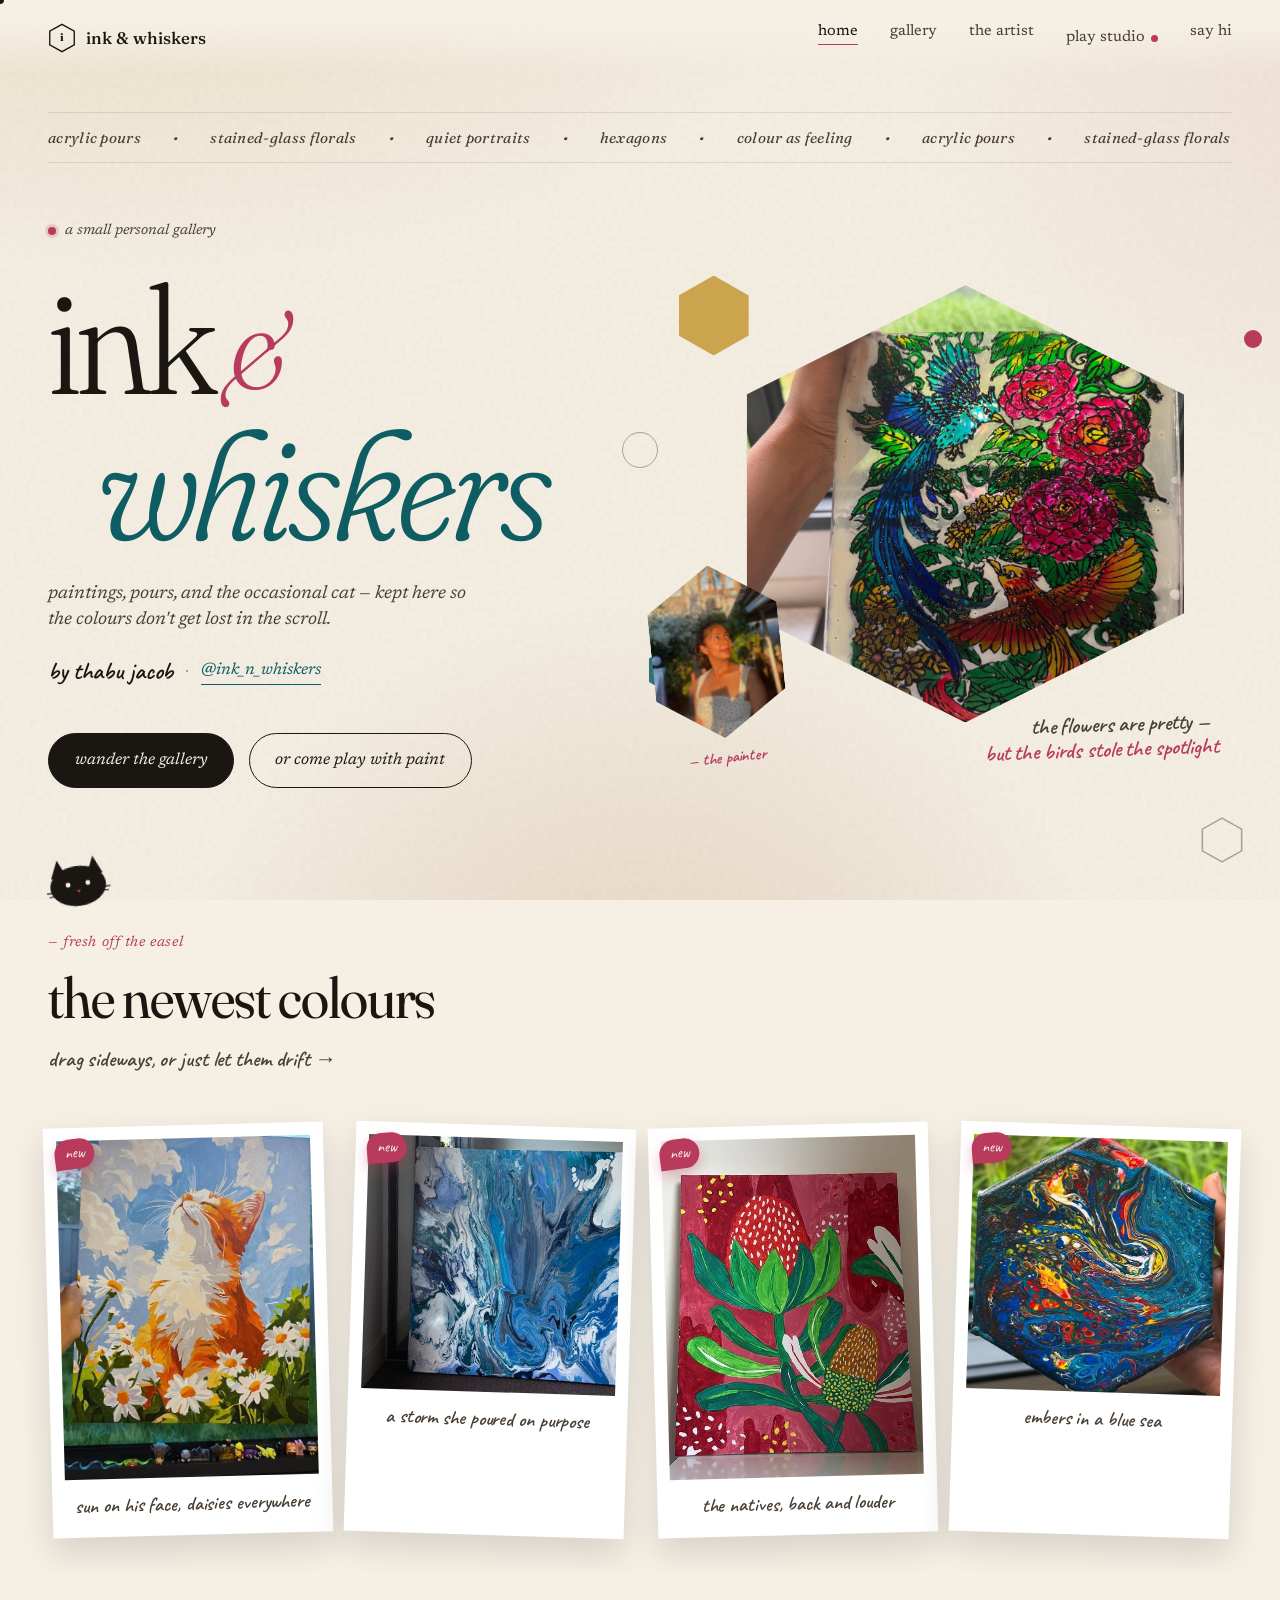
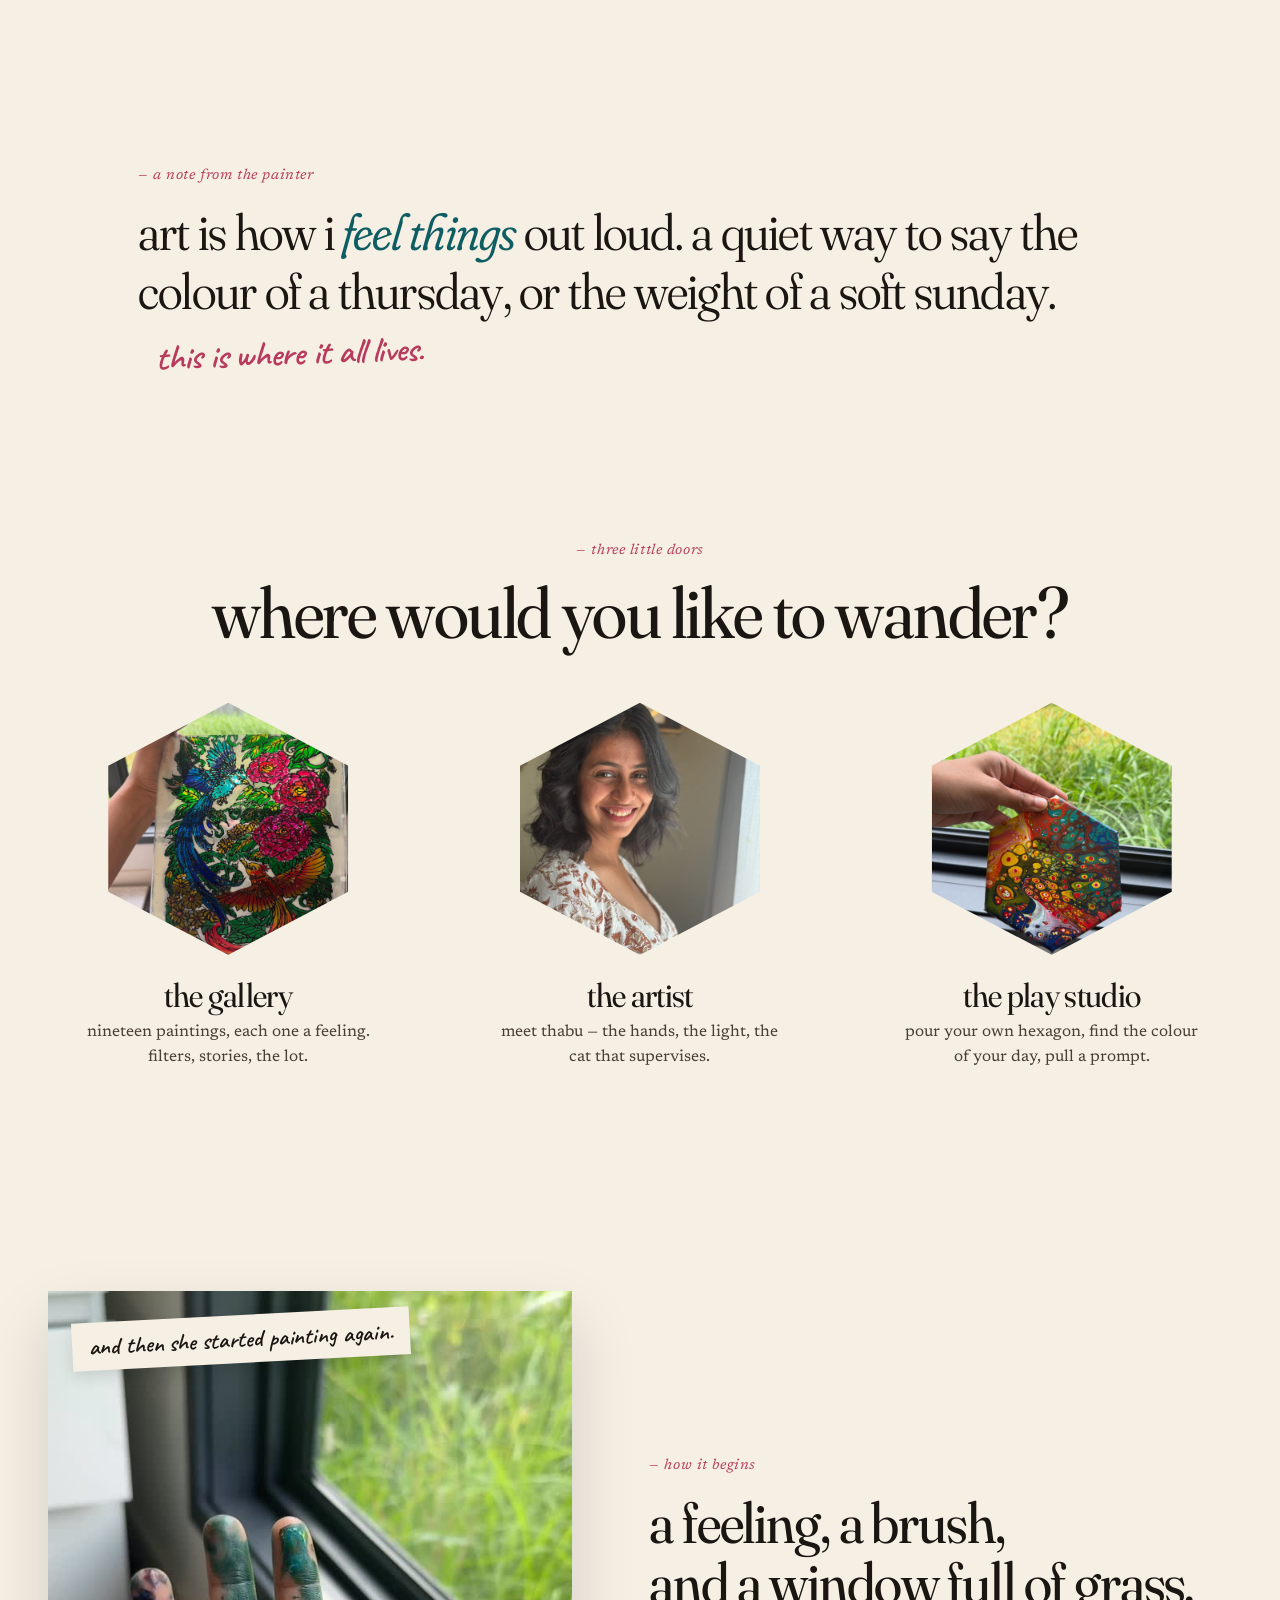
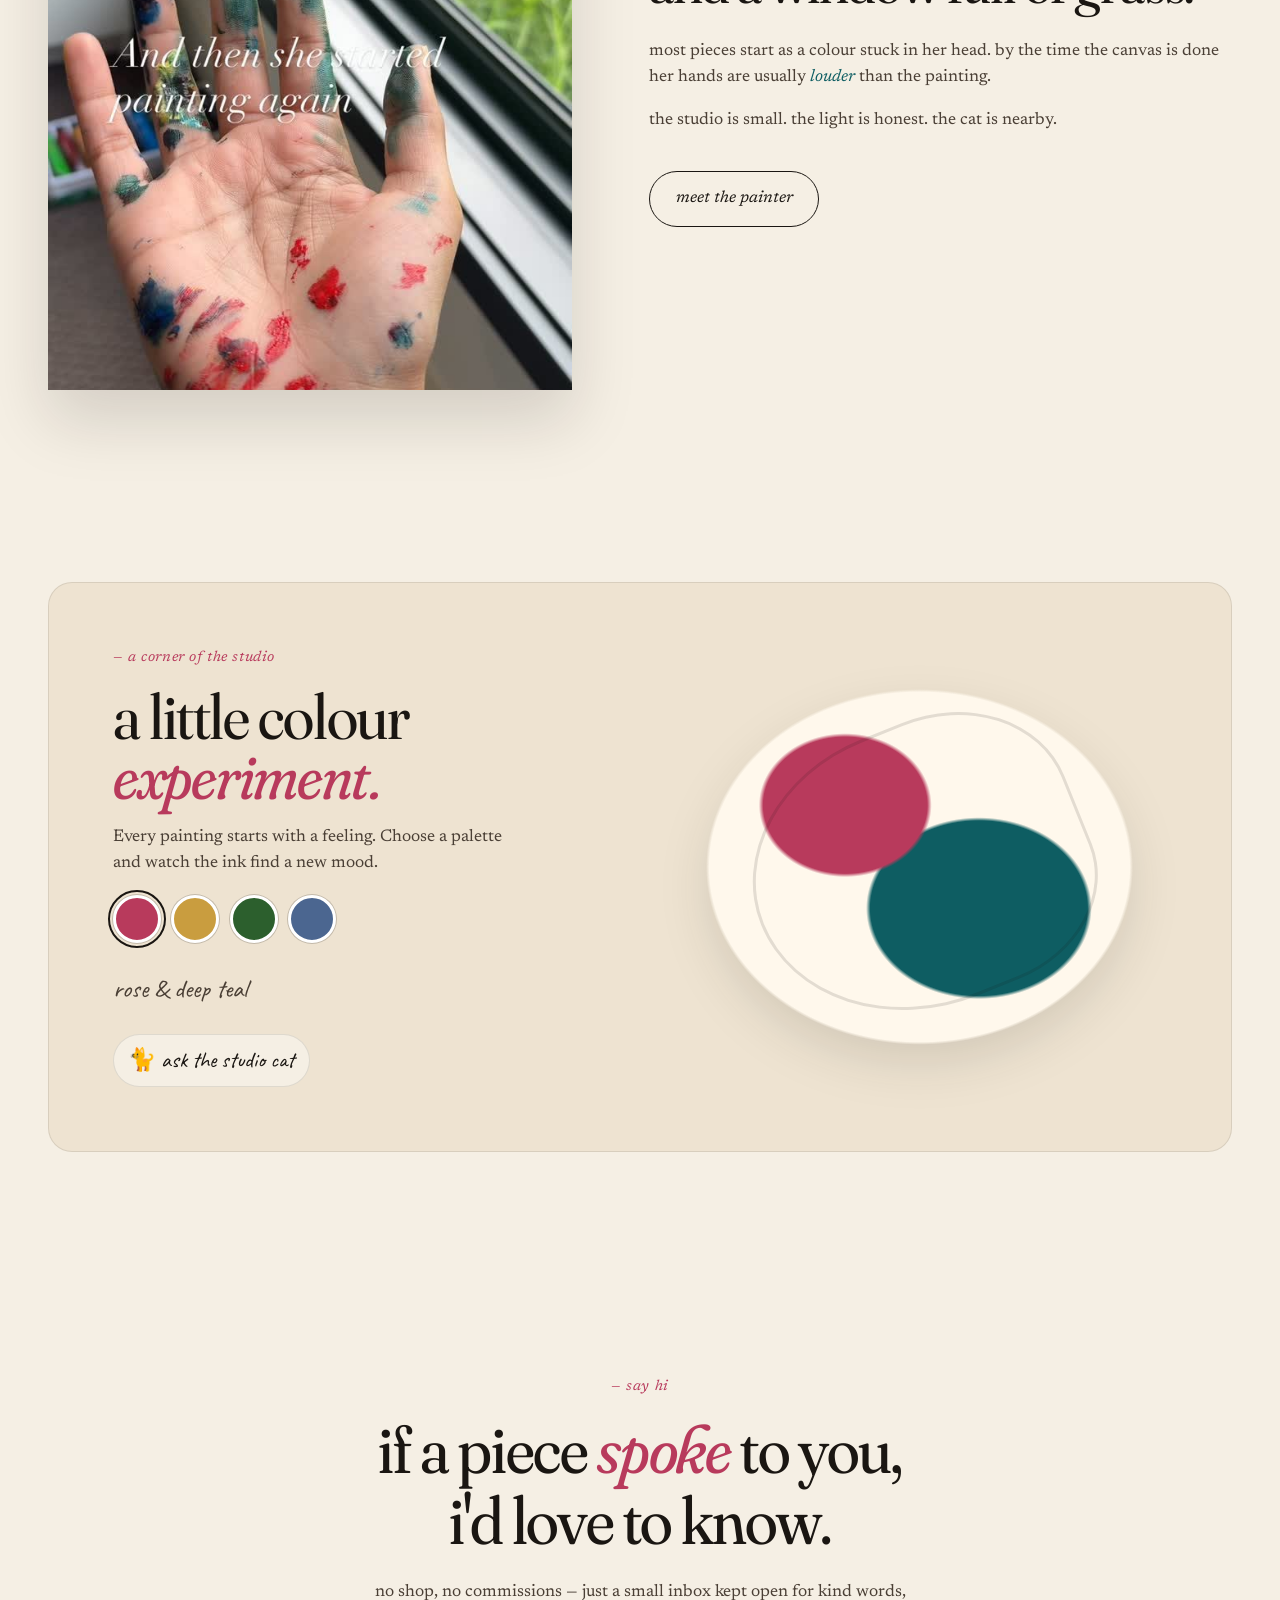
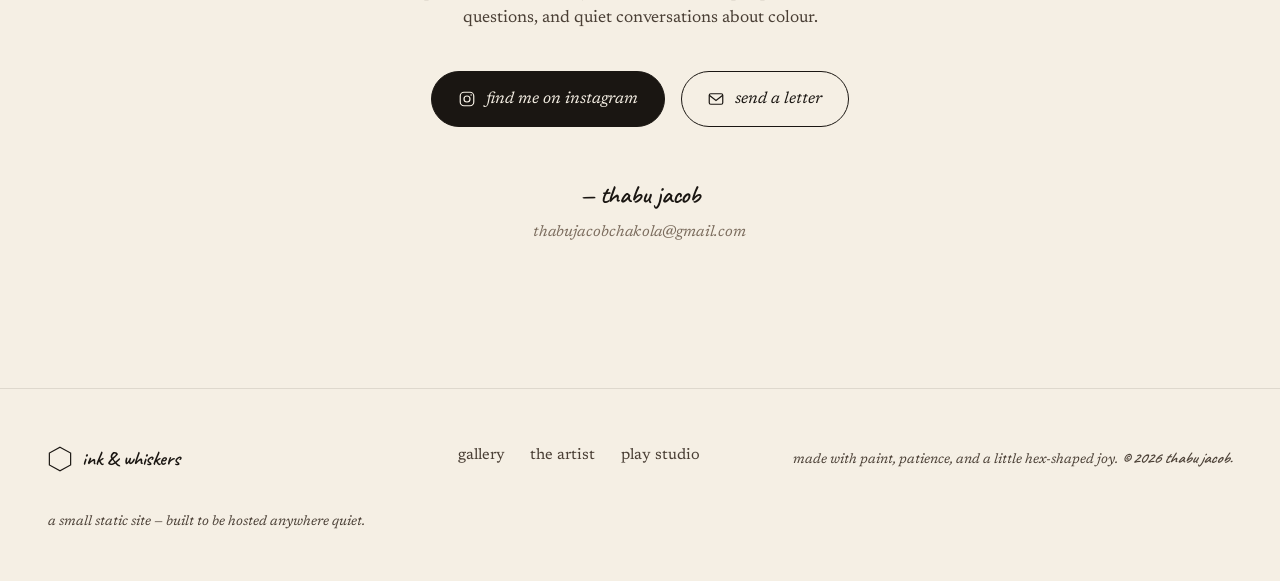
<file: index.html>
<!DOCTYPE html>
<html lang="en">
<head>
  <meta charset="UTF-8" />
  <meta name="viewport" content="width=device-width, initial-scale=1.0" />
  <title>ink &amp; whiskers — paintings by thabu jacob</title>
  <meta name="description" content="A personal gallery of paintings by Thabu Jacob (@ink_n_whiskers) — acrylic pours, stained-glass florals, and small souls captured in soft strokes." />
  <link rel="icon" href="data:image/svg+xml,%3Csvg xmlns='http://www.w3.org/2000/svg' viewBox='0 0 100 100'%3E%3Cpolygon points='50,4 92,28 92,72 50,96 8,72 8,28' fill='%231A1612'/%3E%3C/svg%3E" />

  <link rel="preconnect" href="https://fonts.googleapis.com" />
  <link rel="preconnect" href="https://fonts.gstatic.com" crossorigin />
  <link href="https://fonts.googleapis.com/css2?family=Caveat:wght@400;600;700&family=Fraunces:opsz,wght,SOFT@9..144,300..900,0..100&family=Newsreader:ital,opsz,wght@0,6..72,300..700;1,6..72,300..700&display=swap" rel="stylesheet" />

  <link rel="stylesheet" href="styles.css" />
  <link rel="stylesheet" href="experience.css" />
</head>
<body data-page="home">

  <!-- INK DROP ENTRY -->
  <div class="ink-curtain" id="inkCurtain">
    <svg class="ink-drop" viewBox="0 0 600 600" aria-hidden="true">
      <defs>
        <radialGradient id="dropGrad" cx="50%" cy="45%" r="50%">
          <stop offset="0%" stop-color="#2a2018" />
          <stop offset="60%" stop-color="#1a1612" />
          <stop offset="100%" stop-color="#0e0a07" />
        </radialGradient>
      </defs>
      <circle cx="300" cy="300" r="280" fill="url(#dropGrad)" />
      <circle cx="80" cy="200" r="14" fill="#1a1612" />
      <circle cx="540" cy="240" r="10" fill="#1a1612" />
      <circle cx="120" cy="460" r="18" fill="#1a1612" />
      <circle cx="510" cy="470" r="8" fill="#1a1612" />
    </svg>
  </div>

  <!-- INK PAGE-TRANSITION WIPE -->
  <div class="ink-wipe is-done" id="inkWipe" aria-hidden="true"></div>

  <!-- CURSOR -->
  <div class="cursor-dot" id="cursorDot" aria-hidden="true"></div>
  <div class="cursor-ring" id="cursorRing" aria-hidden="true"></div>

  <!-- SCROLL PROGRESS HEX -->
  <div class="scroll-progress" aria-hidden="true">
    <svg viewBox="0 0 40 44">
      <polygon class="hex-outline" points="20,2 38,12 38,32 20,42 2,32 2,12" />
      <polygon class="hex-fill" id="hexFill" points="20,2 38,12 38,32 20,42 2,32 2,12" />
    </svg>
  </div>

  <!-- NAV -->
  <nav class="nav">
    <a href="index.html" class="nav-mark" aria-label="ink and whiskers — home">
      <svg viewBox="0 0 40 44" aria-hidden="true">
        <polygon points="20,2 38,12 38,32 20,42 2,32 2,12" fill="none" stroke="currentColor" stroke-width="2"/>
        <text x="20" y="27" text-anchor="middle" font-family="Fraunces, serif" font-weight="700" font-size="16" fill="currentColor">i</text>
      </svg>
      <span>ink &amp; whiskers</span>
    </a>
    <button class="nav-toggle" type="button" aria-label="Open navigation" aria-expanded="false" aria-controls="primaryNav"><span></span><span></span><span></span></button>
    <ul class="nav-links" id="primaryNav">
      <li><a href="index.html" class="is-active" aria-current="page">home</a></li>
      <li><a href="gallery.html">gallery</a></li>
      <li><a href="artist.html">the artist</a></li>
      <li><a href="play.html" class="nav-play">play studio <span class="nav-dot" aria-hidden="true"></span></a></li>
      <li><a href="#hello">say hi</a></li>
    </ul>
  </nav>

  <!-- HERO -->
  <header class="hero" id="top">
    <div class="hero-marquee" aria-hidden="true">
      <div class="marquee-track">
        <span>acrylic pours</span><span>•</span>
        <span>stained-glass florals</span><span>•</span>
        <span>quiet portraits</span><span>•</span>
        <span>hexagons</span><span>•</span>
        <span>colour as feeling</span><span>•</span>
        <span>acrylic pours</span><span>•</span>
        <span>stained-glass florals</span><span>•</span>
        <span>quiet portraits</span><span>•</span>
        <span>hexagons</span><span>•</span>
        <span>colour as feeling</span><span>•</span>
      </div>
    </div>

    <div class="hero-grid">
      <div class="hero-text">
        <span class="eyebrow"><span class="dot"></span> a small personal gallery</span>
        <h1 class="display">
          <span class="line line-1">ink<span class="amp">&amp;</span></span>
          <span class="line line-2">whiskers</span>
        </h1>
        <p class="hero-blurb">
          paintings, pours, and the occasional cat — kept here so the
          colours don't get lost in the scroll.
        </p>
        <p class="hero-byline">
          <span class="hand">by thabu jacob</span>
          <span class="bullet">·</span>
          <a href="https://www.instagram.com/ink_n_whiskers/" target="_blank" rel="noopener" class="ig-inline">@ink_n_whiskers</a>
        </p>

        <div class="hero-ctas">
          <a href="gallery.html" class="btn btn--primary">wander the gallery</a>
          <a href="play.html" class="btn btn--ghost">or come play with paint</a>
        </div>
      </div>

      <figure class="hero-art">
        <div class="hex-frame">
          <img src="images/stained-glass-birds.jpg" alt="A glass-paint piece of a blue peacock and a phoenix surrounded by pink roses, sunflowers and emerald leaves." />
        </div>

        <!-- floating secondary portrait -->
        <div class="hero-portrait">
          <div class="hex-frame hex-frame--small">
            <img src="images/thabu-golden.jpg" alt="Thabu Jacob in golden afternoon light, looking up into the sun." />
            <div class="paint-blend paint-blend--gold" aria-hidden="true"></div>
          </div>
          <span class="hand portrait-tag">— the painter</span>
        </div>

        <figcaption>
          <span class="hand">the flowers are pretty —</span>
          <span class="hand">but the birds stole the spotlight</span>
        </figcaption>

        <span class="float-hex hex-a" aria-hidden="true"></span>
        <span class="float-hex hex-b" aria-hidden="true"></span>
        <span class="float-blob" aria-hidden="true"></span>
      </figure>
    </div>
  </header>

  <!-- FRESH OFF THE EASEL -->
  <section class="easel reveal" aria-label="Newest paintings">
    <div class="easel-head">
      <p class="kicker">— fresh off the easel</p>
      <h2 class="display">the newest colours</h2>
      <p class="lede easel-hint"><span class="hand">drag sideways, or just let them drift →</span></p>
    </div>

    <div class="easel-track" id="easelTrack" tabindex="0" aria-label="Scrollable strip of new paintings">
      <a class="easel-card" href="gallery.html#p8">
        <span class="new-drop" aria-hidden="true">new</span>
        <img src="images/kitten-daisies.jpg" alt="Painting of a ginger and white kitten looking up at a blue sky, surrounded by daisies." loading="lazy"/>
        <span class="easel-cap"><span class="hand">sun on his face, daisies everywhere</span></span>
      </a>
      <a class="easel-card easel-card--sq" href="gallery.html#p10">
        <span class="new-drop" aria-hidden="true">new</span>
        <img src="images/storm-pour.jpg" alt="A large square acrylic pour canvas in stormy blues, silvers and whites, leaning against a wall." loading="lazy"/>
        <span class="easel-cap"><span class="hand">a storm she poured on purpose</span></span>
      </a>
      <a class="easel-card" href="gallery.html#p9">
        <span class="new-drop" aria-hidden="true">new</span>
        <img src="images/banksia-bloom.jpg" alt="Bold acrylic painting of banksia and native blooms in reds, greens and gold on a magenta background." loading="lazy"/>
        <span class="easel-cap"><span class="hand">the natives, back and louder</span></span>
      </a>
      <a class="easel-card easel-card--sq" href="gallery.html#p11">
        <span class="new-drop" aria-hidden="true">new</span>
        <img src="images/hex-pour-ember.jpg" alt="Hexagonal acrylic pour held in a hand — embers of red, gold and white swirling through deep blue." loading="lazy"/>
        <span class="easel-cap"><span class="hand">embers in a blue sea</span></span>
      </a>
      <a class="easel-card" href="gallery.html#p15">
        <span class="new-drop" aria-hidden="true">new</span>
        <img src="images/riviera-red-car.jpg" alt="Painting of a little red car parked below terracotta coastal houses by the sea." loading="lazy"/>
        <span class="easel-cap"><span class="hand">somewhere with warm windows</span></span>
      </a>
      <a class="easel-card" href="gallery.html#p16">
        <span class="new-drop" aria-hidden="true">new</span>
        <img src="images/island-steps.jpg" alt="Painting of a sunny island street with striped steps and a wavy blue painted border." loading="lazy"/>
        <span class="easel-cap"><span class="hand">steps to the sun</span></span>
      </a>
      <a class="easel-card easel-card--more" href="gallery.html">
        <span class="easel-more">
          <svg viewBox="0 0 40 44" aria-hidden="true"><polygon points="20,2 38,12 38,32 20,42 2,32 2,12" fill="none" stroke="currentColor" stroke-width="1.6"/></svg>
          see the whole gallery
        </span>
      </a>
    </div>
  </section>

  <!-- MANIFESTO -->
  <section class="manifesto reveal">
    <p class="kicker">— a note from the painter</p>
    <h2 class="display manifesto-text">
      art is how i <em>feel things</em> out loud.
      a quiet way to say the colour of a thursday,
      or the weight of a soft sunday.
      <span class="hand-aside">this is where it all lives.</span>
    </h2>
  </section>

  <!-- THREE DOORS -->
  <section class="doors reveal" aria-label="Explore the site">
    <div class="section-head">
      <p class="kicker">— three little doors</p>
      <h2 class="display">where would you like to wander?</h2>
    </div>

    <div class="doors-grid">
      <a class="door" href="gallery.html">
        <div class="door-hex">
          <img src="images/stained-glass-birds.jpg" alt="" loading="lazy"/>
          <div class="paint-blend paint-blend--teal" aria-hidden="true"></div>
        </div>
        <h3 class="display door-title">the gallery</h3>
        <p class="door-blurb">nineteen paintings, each one a feeling. filters, stories, the lot.</p>
        <span class="door-cue hand">step inside →</span>
      </a>

      <a class="door" href="artist.html">
        <div class="door-hex">
          <img src="images/thabu-portrait.jpg" alt="" loading="lazy"/>
          <div class="paint-blend paint-blend--rose" aria-hidden="true"></div>
        </div>
        <h3 class="display door-title">the artist</h3>
        <p class="door-blurb">meet thabu — the hands, the light, the cat that supervises.</p>
        <span class="door-cue hand">say hello →</span>
      </a>

      <a class="door" href="play.html">
        <div class="door-hex door-hex--paint">
          <img src="images/hex-pour-rainbow.jpg" alt="" loading="lazy"/>
          <div class="paint-blend paint-blend--gold" aria-hidden="true"></div>
        </div>
        <h3 class="display door-title">the play studio</h3>
        <p class="door-blurb">pour your own hexagon, find the colour of your day, pull a prompt.</p>
        <span class="door-cue hand">get your hands messy →</span>
      </a>
    </div>
  </section>

  <!-- PROCESS TEASE -->
  <section class="process reveal">
    <figure class="process-img">
      <img src="images/painters-hand.jpg" alt="A hand covered in blue, green and red paint, held up to a window with grass outside." loading="lazy"/>
      <span class="process-tag hand">and then she started painting again.</span>
    </figure>
    <div class="process-text">
      <p class="kicker">— how it begins</p>
      <h2 class="display">
        a feeling, a brush,<br/>
        and a window full of grass.
      </h2>
      <p class="lede">
        most pieces start as a colour stuck in her head. by the time the
        canvas is done her hands are usually <em>louder</em> than the
        painting.
      </p>
      <p class="lede">
        the studio is small. the light is honest. the cat is nearby.
      </p>
      <a href="artist.html" class="btn btn--ghost process-btn">meet the painter</a>
    </div>
  </section>

  <!-- THE LIVING SKETCHBOOK: INTERACTIVE ARTIST'S DESK -->
  <section class="desk-section" id="artistsDesk" aria-labelledby="deskTitle">
    <div class="desk-panel">
      <div class="desk-copy">
        <p class="kicker">— a corner of the studio</p>
        <h2 class="display" id="deskTitle">a little colour <em>experiment.</em></h2>
        <p class="lede">Every painting starts with a feeling. Choose a palette and watch the ink find a new mood.</p>
        <div class="desk-palette" role="group" aria-label="Choose an ink palette">
          <button class="desk-swatch" type="button" style="--swatch:#B83A5C" data-ink="#B83A5C" data-ink-two="#0E5D62" data-name="rose & deep teal" aria-label="Rose and deep teal" aria-pressed="true"></button>
          <button class="desk-swatch" type="button" style="--swatch:#C99D3F" data-ink="#C99D3F" data-ink-two="#B83A5C" data-name="golden afternoon" aria-label="Golden afternoon" aria-pressed="false"></button>
          <button class="desk-swatch" type="button" style="--swatch:#2C5F2D" data-ink="#2C5F2D" data-ink-two="#7AA7A0" data-name="garden light" aria-label="Garden light" aria-pressed="false"></button>
          <button class="desk-swatch" type="button" style="--swatch:#4B6690" data-ink="#4B6690" data-ink-two="#C58B65" data-name="blue hour" aria-label="Blue hour" aria-pressed="false"></button>
        </div>
        <p class="desk-color-name" aria-live="polite">rose &amp; deep teal</p>
        <button class="sketch-cat-button" id="sketchCat" type="button" aria-controls="sketchCatNote">🐈 ask the studio cat</button>
        <p class="sketch-cat-note" id="sketchCatNote" aria-live="polite" hidden></p>
      </div>
      <div class="desk-ink" role="img" aria-label="Decorative abstract ink shapes that change colour when a palette is selected"></div>
    </div>
  </section>

  <!-- CONTACT -->
  <section class="hello reveal" id="hello">
    <p class="kicker">— say hi</p>
    <h2 class="display">if a piece <em>spoke</em> to you,<br/>i'd love to know.</h2>
    <p class="lede">
      no shop, no commissions — just a small inbox kept open for kind words,
      questions, and quiet conversations about colour.
    </p>

    <div class="contact-actions">
      <a class="btn btn--primary" href="https://www.instagram.com/ink_n_whiskers/" target="_blank" rel="noopener">
        <svg viewBox="0 0 24 24" aria-hidden="true" fill="none" stroke="currentColor" stroke-width="1.6">
          <rect x="3" y="3" width="18" height="18" rx="5"/>
          <circle cx="12" cy="12" r="4"/>
          <circle cx="17.5" cy="6.5" r="1" fill="currentColor" stroke="none"/>
        </svg>
        find me on instagram
      </a>
      <a class="btn btn--ghost" href="mailto:thabujacobchakola@gmail.com">
        <svg viewBox="0 0 24 24" aria-hidden="true" fill="none" stroke="currentColor" stroke-width="1.6">
          <rect x="3" y="5" width="18" height="14" rx="2"/>
          <path d="M3 7l9 7 9-7"/>
        </svg>
        send a letter
      </a>
    </div>

    <p class="hello-byline">
      <span class="hand">— thabu jacob</span>
      <span class="hello-email">thabujacobchakola@gmail.com</span>
    </p>
  </section>

  <!-- FOOTER -->
  <footer class="foot">
    <div class="foot-grid">
      <div class="foot-mark">
        <svg viewBox="0 0 40 44" aria-hidden="true">
          <polygon points="20,2 38,12 38,32 20,42 2,32 2,12" fill="none" stroke="currentColor" stroke-width="2"/>
        </svg>
        <span class="hand">ink &amp; whiskers</span>
      </div>
      <ul class="foot-links">
        <li><a href="gallery.html">gallery</a></li>
        <li><a href="artist.html">the artist</a></li>
        <li><a href="play.html">play studio</a></li>
      </ul>
      <p class="foot-line">made with paint, patience, and a little hex-shaped joy. <span class="hand">© 2026 thabu jacob.</span></p>
      <p class="foot-credit">a small static site — built to be hosted anywhere quiet.</p>
    </div>
  </footer>

  <!-- peek cat easter egg -->
  <div class="peek-cat" id="peekCat" aria-hidden="true">
    <svg viewBox="0 0 80 80">
      <polygon points="14,46 22,28 30,46" fill="#1A1612"/>
      <polygon points="50,46 58,28 66,46" fill="#1A1612"/>
      <ellipse cx="40" cy="56" rx="28" ry="20" fill="#1A1612"/>
      <circle cx="30" cy="54" r="2.4" fill="#F5EFE4"/>
      <circle cx="50" cy="54" r="2.4" fill="#F5EFE4"/>
      <line x1="8" y1="60" x2="22" y2="60" stroke="#1A1612" stroke-width="1.2"/>
      <line x1="58" y1="60" x2="72" y2="60" stroke="#1A1612" stroke-width="1.2"/>
      <line x1="10" y1="64" x2="22" y2="63" stroke="#1A1612" stroke-width="1.2"/>
      <line x1="58" y1="63" x2="70" y2="64" stroke="#1A1612" stroke-width="1.2"/>
      <polygon points="38,60 42,60 40,63" fill="#B83A5C"/>
    </svg>
  </div>

  <script src="script.js"></script>
  <script src="experience.js" defer></script>
</body>
</html>
</file>
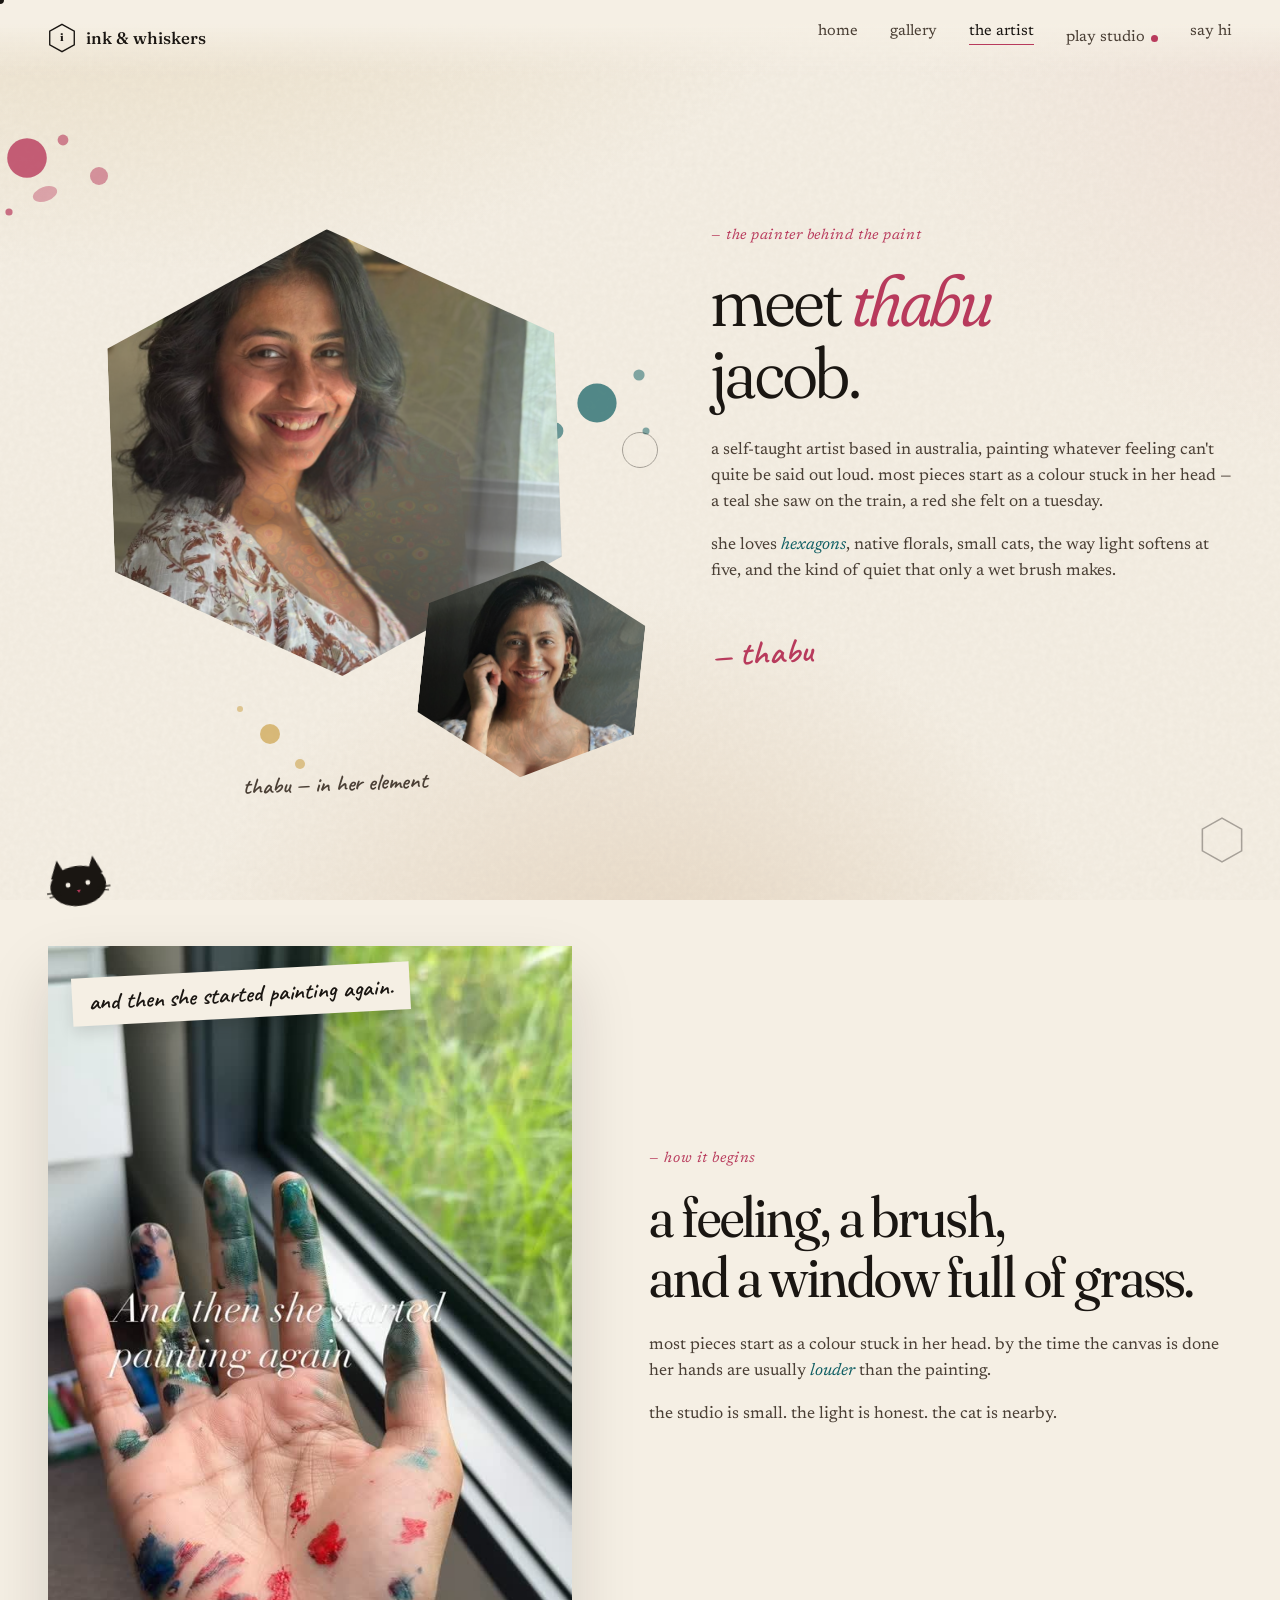
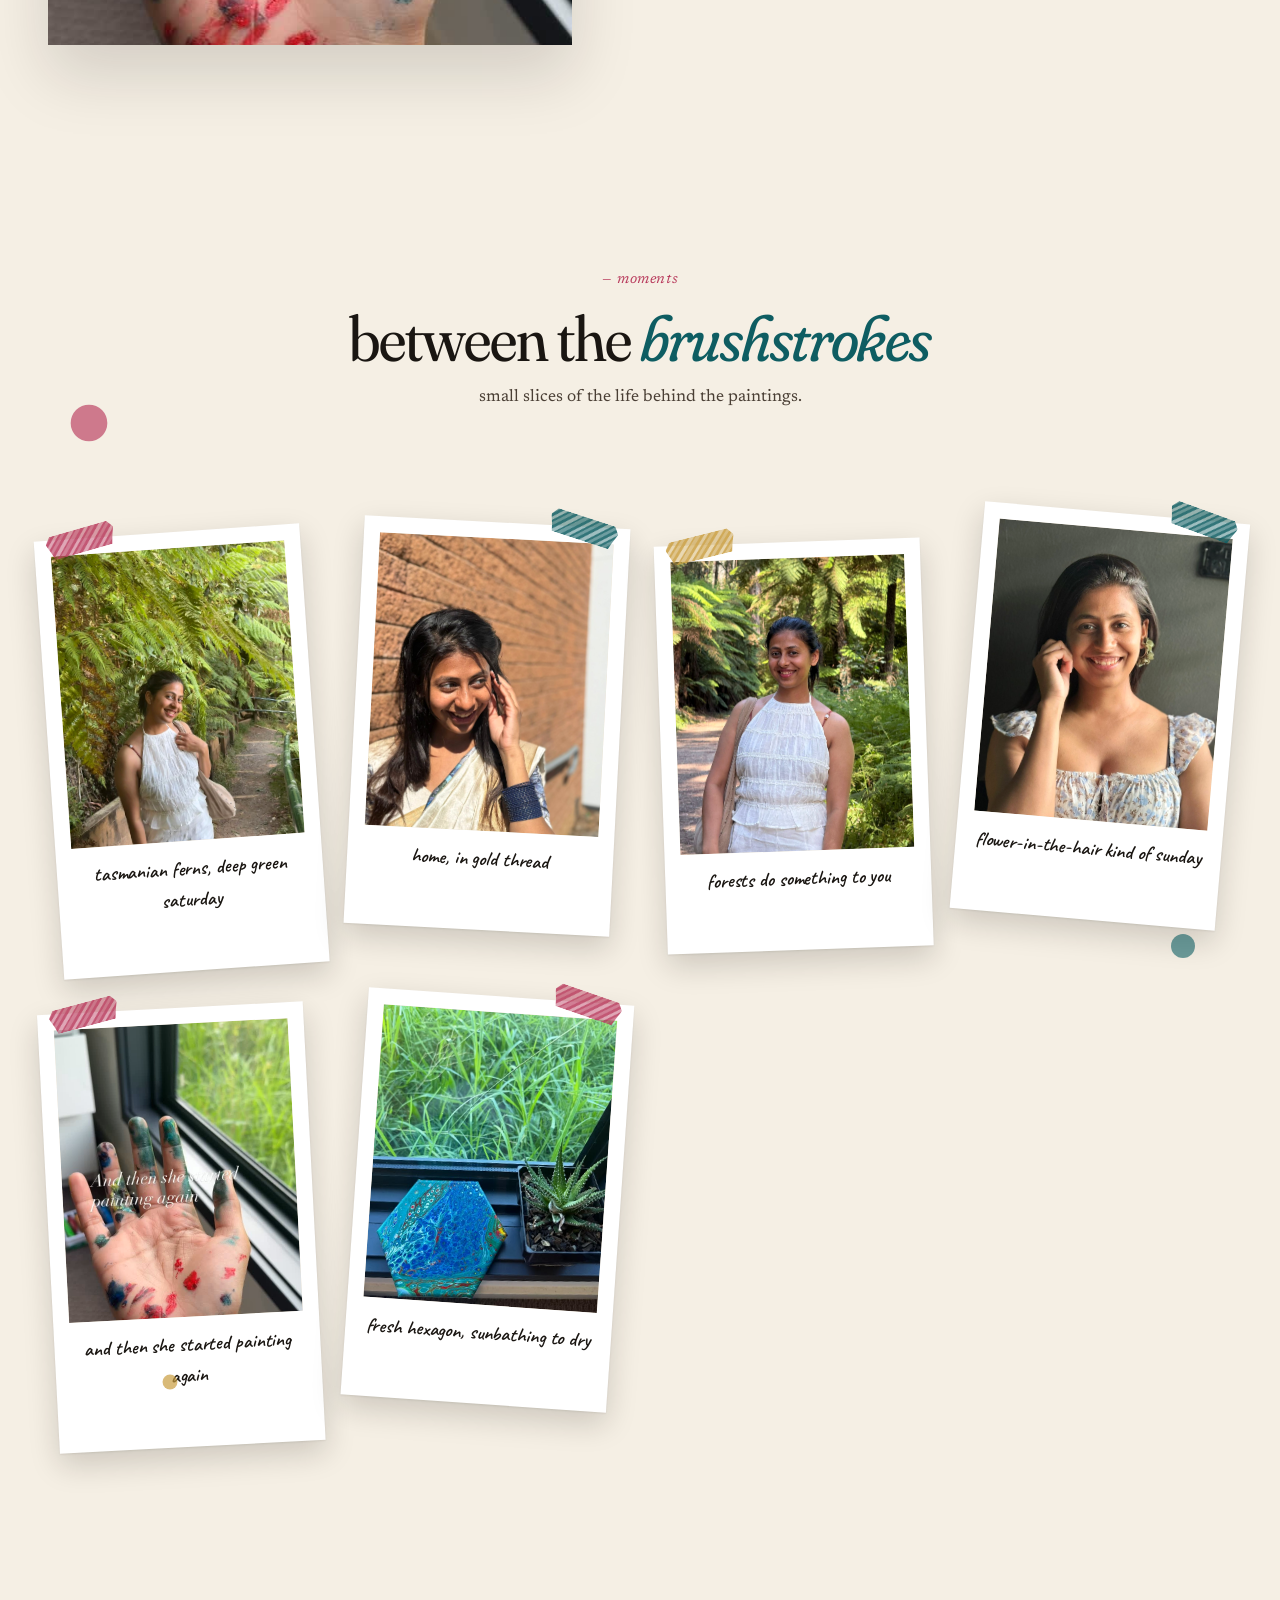
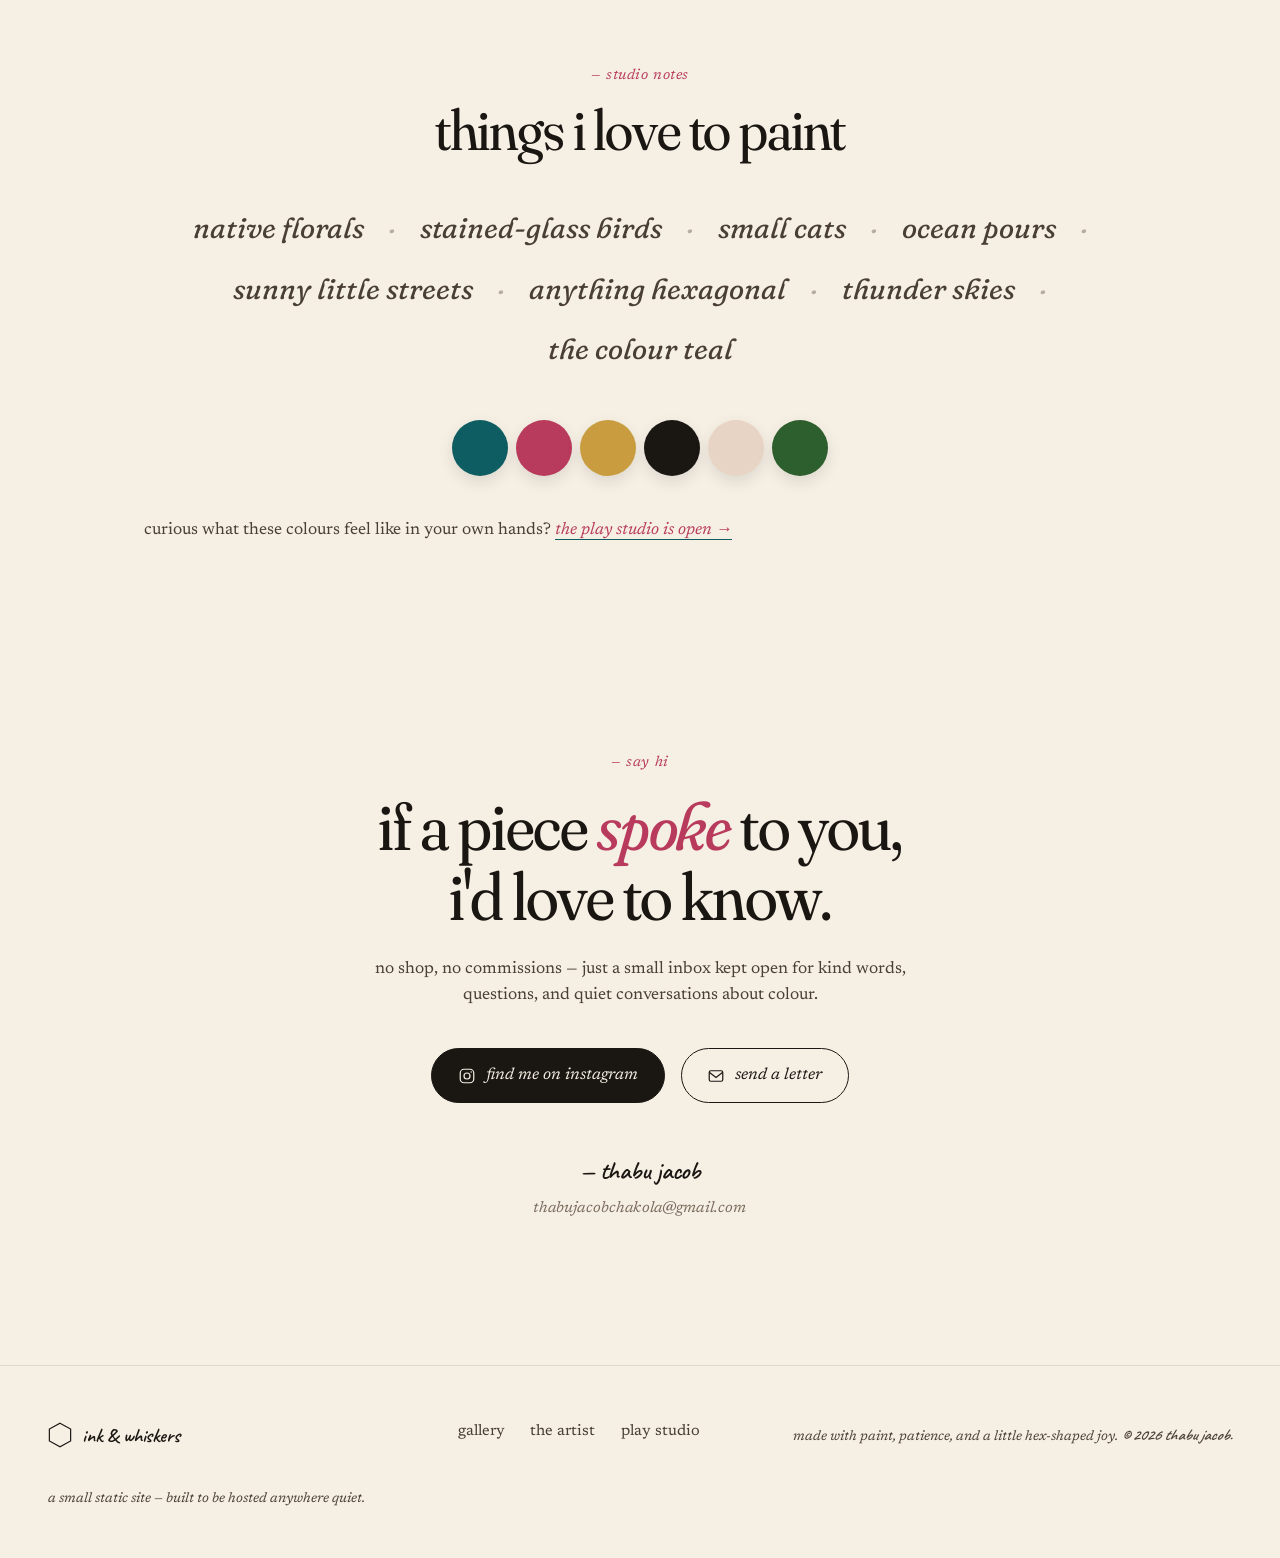
<file: artist.html>
<!DOCTYPE html>
<html lang="en">
<head>
  <meta charset="UTF-8" />
  <meta name="viewport" content="width=device-width, initial-scale=1.0" />
  <title>the artist — ink &amp; whiskers</title>
  <meta name="description" content="Meet Thabu Jacob (@ink_n_whiskers) — the self-taught painter behind ink & whiskers. Her process, her moments, her palette." />
  <link rel="icon" href="data:image/svg+xml,%3Csvg xmlns='http://www.w3.org/2000/svg' viewBox='0 0 100 100'%3E%3Cpolygon points='50,4 92,28 92,72 50,96 8,72 8,28' fill='%231A1612'/%3E%3C/svg%3E" />

  <link rel="preconnect" href="https://fonts.googleapis.com" />
  <link rel="preconnect" href="https://fonts.gstatic.com" crossorigin />
  <link href="https://fonts.googleapis.com/css2?family=Caveat:wght@400;600;700&family=Fraunces:opsz,wght,SOFT@9..144,300..900,0..100&family=Newsreader:ital,opsz,wght@0,6..72,300..700;1,6..72,300..700&display=swap" rel="stylesheet" />

  <link rel="stylesheet" href="styles.css" />
  <link rel="stylesheet" href="experience.css" />
</head>
<body data-page="artist">

  <div class="ink-wipe ink-wipe--in" id="inkWipe" aria-hidden="true"></div>

  <div class="cursor-dot" id="cursorDot" aria-hidden="true"></div>
  <div class="cursor-ring" id="cursorRing" aria-hidden="true"></div>

  <div class="scroll-progress" aria-hidden="true">
    <svg viewBox="0 0 40 44">
      <polygon class="hex-outline" points="20,2 38,12 38,32 20,42 2,32 2,12" />
      <polygon class="hex-fill" id="hexFill" points="20,2 38,12 38,32 20,42 2,32 2,12" />
    </svg>
  </div>

  <nav class="nav">
    <a href="index.html" class="nav-mark" aria-label="ink and whiskers — home">
      <svg viewBox="0 0 40 44" aria-hidden="true">
        <polygon points="20,2 38,12 38,32 20,42 2,32 2,12" fill="none" stroke="currentColor" stroke-width="2"/>
        <text x="20" y="27" text-anchor="middle" font-family="Fraunces, serif" font-weight="700" font-size="16" fill="currentColor">i</text>
      </svg>
      <span>ink &amp; whiskers</span>
    </a>
    <button class="nav-toggle" type="button" aria-label="Open navigation" aria-expanded="false" aria-controls="primaryNav"><span></span><span></span><span></span></button>
    <ul class="nav-links" id="primaryNav">
      <li><a href="index.html">home</a></li>
      <li><a href="gallery.html">gallery</a></li>
      <li><a href="artist.html" class="is-active" aria-current="page">the artist</a></li>
      <li><a href="play.html" class="nav-play">play studio <span class="nav-dot" aria-hidden="true"></span></a></li>
      <li><a href="index.html#hello">say hi</a></li>
    </ul>
  </nav>

  <!-- PAINTER (about) -->
  <section class="painter painter--page" id="painter">
    <div class="painter-grid">
      <div class="painter-visual">
        <div class="portrait-stack">
          <div class="hex-portrait hex-portrait--main">
            <img src="images/thabu-portrait.jpg" alt="Thabu Jacob smiling, with framed artwork on a shelf behind her." />
            <div class="paint-blend paint-blend--rose" aria-hidden="true"></div>
          </div>
          <div class="hex-portrait hex-portrait--peek">
            <img src="images/thabu-flower.jpg" alt="Thabu with a green flower tucked behind her ear." />
            <div class="paint-blend paint-blend--teal" aria-hidden="true"></div>
          </div>

          <svg class="splatter splatter-a" viewBox="0 0 200 200" aria-hidden="true">
            <circle cx="40" cy="60" r="22" fill="#B83A5C" opacity="0.8"/>
            <circle cx="80" cy="40" r="6" fill="#B83A5C" opacity="0.6"/>
            <circle cx="120" cy="80" r="10" fill="#B83A5C" opacity="0.5"/>
            <circle cx="20" cy="120" r="4" fill="#B83A5C" opacity="0.7"/>
            <ellipse cx="60" cy="100" rx="14" ry="8" fill="#B83A5C" opacity="0.4" transform="rotate(-20 60 100)"/>
          </svg>
          <svg class="splatter splatter-b" viewBox="0 0 200 200" aria-hidden="true">
            <circle cx="100" cy="100" r="28" fill="#0E5D62" opacity="0.7"/>
            <circle cx="160" cy="60" r="8" fill="#0E5D62" opacity="0.5"/>
            <circle cx="40" cy="140" r="12" fill="#0E5D62" opacity="0.6"/>
            <circle cx="170" cy="140" r="5" fill="#0E5D62" opacity="0.5"/>
          </svg>
          <svg class="splatter splatter-c" viewBox="0 0 200 200" aria-hidden="true">
            <circle cx="100" cy="100" r="20" fill="#C99D3F" opacity="0.65"/>
            <circle cx="40" cy="50" r="6" fill="#C99D3F" opacity="0.5"/>
            <circle cx="160" cy="160" r="10" fill="#C99D3F" opacity="0.55"/>
          </svg>

          <span class="hand portrait-caption">thabu — in her element</span>
        </div>
      </div>

      <div class="painter-text">
        <p class="kicker">— the painter behind the paint</p>
        <h1 class="display">
          meet <em>thabu</em><br/>
          jacob.
        </h1>
        <p class="lede">
          a self-taught artist based in australia, painting whatever feeling
          can't quite be said out loud. most pieces start as a colour stuck
          in her head — a teal she saw on the train, a red she felt on a tuesday.
        </p>
        <p class="lede">
          she loves <em>hexagons</em>, native florals, small cats, the way light
          softens at five, and the kind of quiet that only a wet brush makes.
        </p>
        <p class="painter-sig hand">— thabu</p>
      </div>
    </div>
  </section>

  <!-- PROCESS -->
  <section class="process reveal">
    <figure class="process-img">
      <img src="images/painters-hand.jpg" alt="A hand covered in blue, green and red paint, held up to a window with grass outside." loading="lazy"/>
      <span class="process-tag hand">and then she started painting again.</span>
    </figure>
    <div class="process-text">
      <p class="kicker">— how it begins</p>
      <h2 class="display">
        a feeling, a brush,<br/>
        and a window full of grass.
      </h2>
      <p class="lede">
        most pieces start as a colour stuck in her head. by the time the
        canvas is done her hands are usually <em>louder</em> than the
        painting.
      </p>
      <p class="lede">
        the studio is small. the light is honest. the cat is nearby.
      </p>
    </div>
  </section>

  <!-- MOMENTS / Collage -->
  <section class="moments reveal" id="moments">
    <div class="moments-head">
      <p class="kicker">— moments</p>
      <h2 class="display">between the <em>brushstrokes</em></h2>
      <p class="lede">small slices of the life behind the paintings.</p>
    </div>

    <div class="polaroid-stack">
      <figure class="polaroid pol-1">
        <div class="pol-tape pol-tape--tl"></div>
        <div class="pol-photo"><img src="images/thabu-ferns.jpg" alt="Thabu smiling beneath giant ferns." loading="lazy"/></div>
        <figcaption class="hand">tasmanian ferns, deep green saturday</figcaption>
      </figure>

      <figure class="polaroid pol-2">
        <div class="pol-tape pol-tape--tr"></div>
        <div class="pol-photo"><img src="images/thabu-saree.jpg" alt="Thabu in a cream saree against a brick wall." loading="lazy"/></div>
        <figcaption class="hand">home, in gold thread</figcaption>
      </figure>

      <figure class="polaroid pol-3">
        <div class="pol-tape pol-tape--tl"></div>
        <div class="pol-photo"><img src="images/thabu-forest.jpg" alt="Thabu in a sunlit forest path with ferns behind her." loading="lazy"/></div>
        <figcaption class="hand">forests do something to you</figcaption>
      </figure>

      <figure class="polaroid pol-4">
        <div class="pol-tape pol-tape--tr"></div>
        <div class="pol-photo"><img src="images/thabu-flower.jpg" alt="Thabu smiling with a green flower in her hair." loading="lazy"/></div>
        <figcaption class="hand">flower-in-the-hair kind of sunday</figcaption>
      </figure>

      <figure class="polaroid pol-5">
        <div class="pol-tape pol-tape--tl"></div>
        <div class="pol-photo"><img src="images/painted-hands.jpg" alt="Thabu's open hand covered in green, blue and red paint by the window light." loading="lazy"/></div>
        <figcaption class="hand">and then she started painting again</figcaption>
      </figure>

      <figure class="polaroid pol-6">
        <div class="pol-tape pol-tape--tr"></div>
        <div class="pol-photo"><img src="images/hex-windowsill.jpg" alt="A finished blue hexagon pour drying on the windowsill next to a succulent." loading="lazy"/></div>
        <figcaption class="hand">fresh hexagon, sunbathing to dry</figcaption>
      </figure>
    </div>

    <svg class="moments-dot moments-dot--a" viewBox="0 0 60 60" aria-hidden="true"><circle cx="30" cy="30" r="22" fill="#B83A5C" opacity="0.65"/></svg>
    <svg class="moments-dot moments-dot--b" viewBox="0 0 60 60" aria-hidden="true"><circle cx="30" cy="30" r="18" fill="#0E5D62" opacity="0.6"/></svg>
    <svg class="moments-dot moments-dot--c" viewBox="0 0 60 60" aria-hidden="true"><circle cx="30" cy="30" r="14" fill="#C99D3F" opacity="0.7"/></svg>
  </section>

  <!-- NOTES -->
  <section class="notes reveal" id="notes">
    <p class="kicker">— studio notes</p>
    <h2 class="display">things i love to paint</h2>

    <ul class="tag-cloud">
      <li>native florals</li>
      <li><span>·</span></li>
      <li>stained-glass birds</li>
      <li><span>·</span></li>
      <li>small cats</li>
      <li><span>·</span></li>
      <li>ocean pours</li>
      <li><span>·</span></li>
      <li>sunny little streets</li>
      <li><span>·</span></li>
      <li>anything hexagonal</li>
      <li><span>·</span></li>
      <li>thunder skies</li>
      <li><span>·</span></li>
      <li>the colour teal</li>
    </ul>

    <div class="palette" aria-label="A palette pulled from recent work">
      <span style="--c:#0E5D62" data-name="deep teal"></span>
      <span style="--c:#B83A5C" data-name="rose magenta"></span>
      <span style="--c:#C99D3F" data-name="warm gold"></span>
      <span style="--c:#1A1612" data-name="ink"></span>
      <span style="--c:#E8D4C5" data-name="blush"></span>
      <span style="--c:#2C5F2D" data-name="emerald"></span>
    </div>

    <p class="lede notes-cta">curious what these colours feel like in your own hands? <a href="play.html" class="ig-inline">the play studio is open →</a></p>
  </section>

  <!-- CONTACT -->
  <section class="hello reveal" id="hello">
    <p class="kicker">— say hi</p>
    <h2 class="display">if a piece <em>spoke</em> to you,<br/>i'd love to know.</h2>
    <p class="lede">
      no shop, no commissions — just a small inbox kept open for kind words,
      questions, and quiet conversations about colour.
    </p>
    <div class="contact-actions">
      <a class="btn btn--primary" href="https://www.instagram.com/ink_n_whiskers/" target="_blank" rel="noopener">
        <svg viewBox="0 0 24 24" aria-hidden="true" fill="none" stroke="currentColor" stroke-width="1.6">
          <rect x="3" y="3" width="18" height="18" rx="5"/>
          <circle cx="12" cy="12" r="4"/>
          <circle cx="17.5" cy="6.5" r="1" fill="currentColor" stroke="none"/>
        </svg>
        find me on instagram
      </a>
      <a class="btn btn--ghost" href="mailto:thabujacobchakola@gmail.com">
        <svg viewBox="0 0 24 24" aria-hidden="true" fill="none" stroke="currentColor" stroke-width="1.6">
          <rect x="3" y="5" width="18" height="14" rx="2"/>
          <path d="M3 7l9 7 9-7"/>
        </svg>
        send a letter
      </a>
    </div>
    <p class="hello-byline">
      <span class="hand">— thabu jacob</span>
      <span class="hello-email">thabujacobchakola@gmail.com</span>
    </p>
  </section>

  <footer class="foot">
    <div class="foot-grid">
      <div class="foot-mark">
        <svg viewBox="0 0 40 44" aria-hidden="true">
          <polygon points="20,2 38,12 38,32 20,42 2,32 2,12" fill="none" stroke="currentColor" stroke-width="2"/>
        </svg>
        <span class="hand">ink &amp; whiskers</span>
      </div>
      <ul class="foot-links">
        <li><a href="gallery.html">gallery</a></li>
        <li><a href="artist.html">the artist</a></li>
        <li><a href="play.html">play studio</a></li>
      </ul>
      <p class="foot-line">made with paint, patience, and a little hex-shaped joy. <span class="hand">© 2026 thabu jacob.</span></p>
      <p class="foot-credit">a small static site — built to be hosted anywhere quiet.</p>
    </div>
  </footer>

  <div class="peek-cat" id="peekCat" aria-hidden="true">
    <svg viewBox="0 0 80 80">
      <polygon points="14,46 22,28 30,46" fill="#1A1612"/>
      <polygon points="50,46 58,28 66,46" fill="#1A1612"/>
      <ellipse cx="40" cy="56" rx="28" ry="20" fill="#1A1612"/>
      <circle cx="30" cy="54" r="2.4" fill="#F5EFE4"/>
      <circle cx="50" cy="54" r="2.4" fill="#F5EFE4"/>
      <line x1="8" y1="60" x2="22" y2="60" stroke="#1A1612" stroke-width="1.2"/>
      <line x1="58" y1="60" x2="72" y2="60" stroke="#1A1612" stroke-width="1.2"/>
      <line x1="10" y1="64" x2="22" y2="63" stroke="#1A1612" stroke-width="1.2"/>
      <line x1="58" y1="63" x2="70" y2="64" stroke="#1A1612" stroke-width="1.2"/>
      <polygon points="38,60 42,60 40,63" fill="#B83A5C"/>
    </svg>
  </div>

  <script src="script.js"></script>
  <script src="experience.js" defer></script>
</body>
</html>
</file>
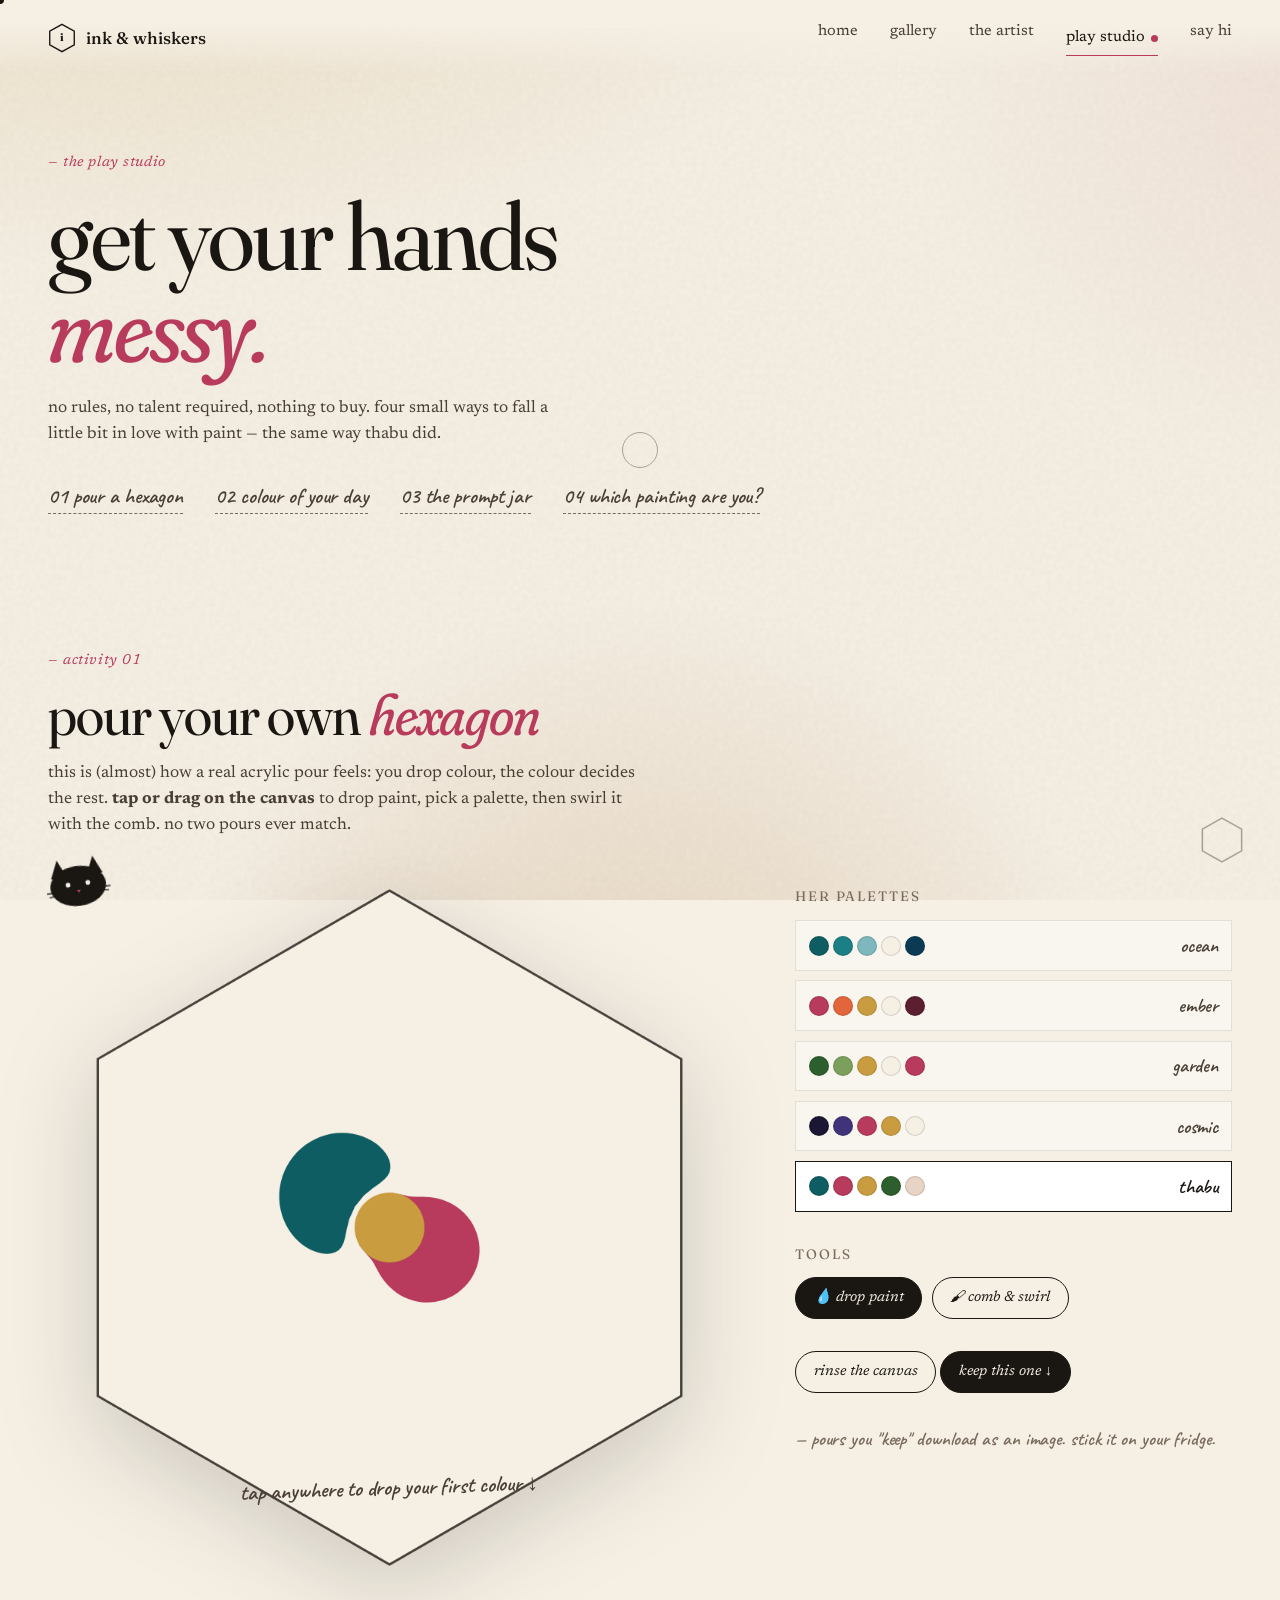
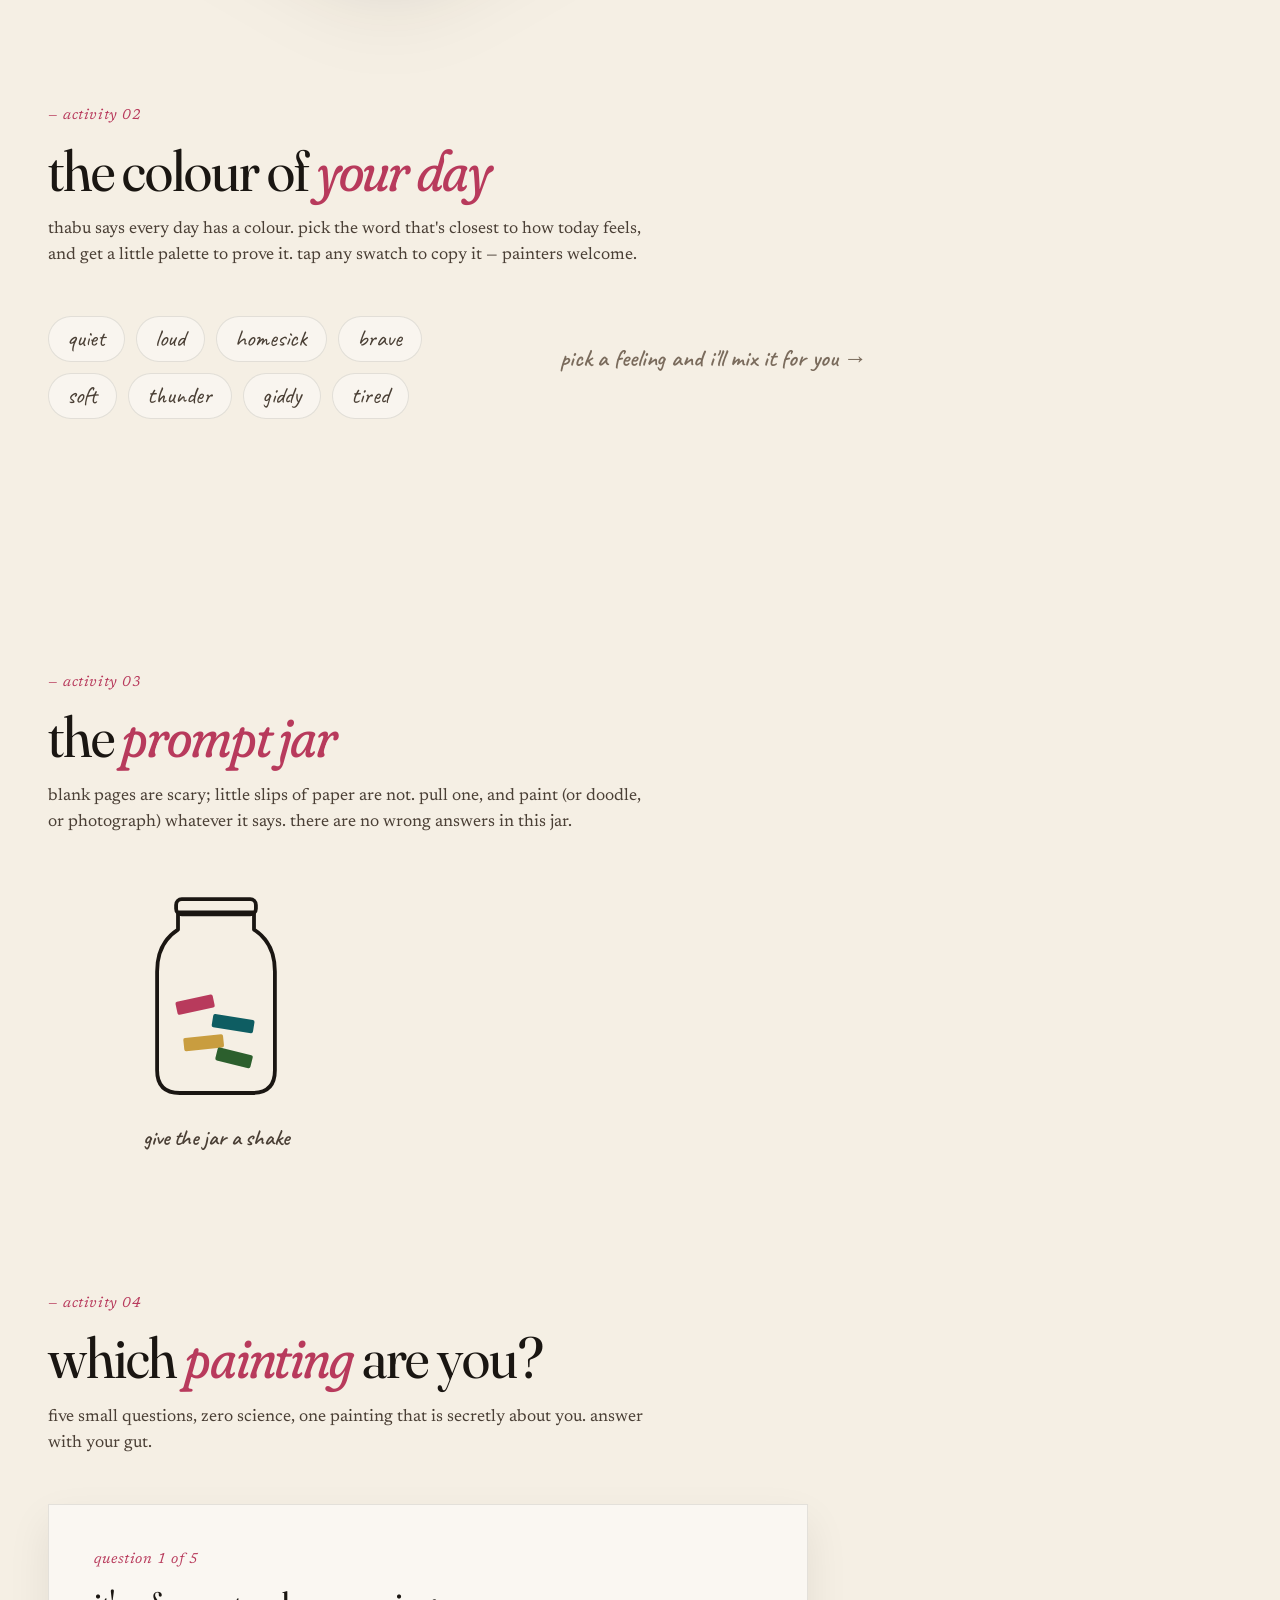
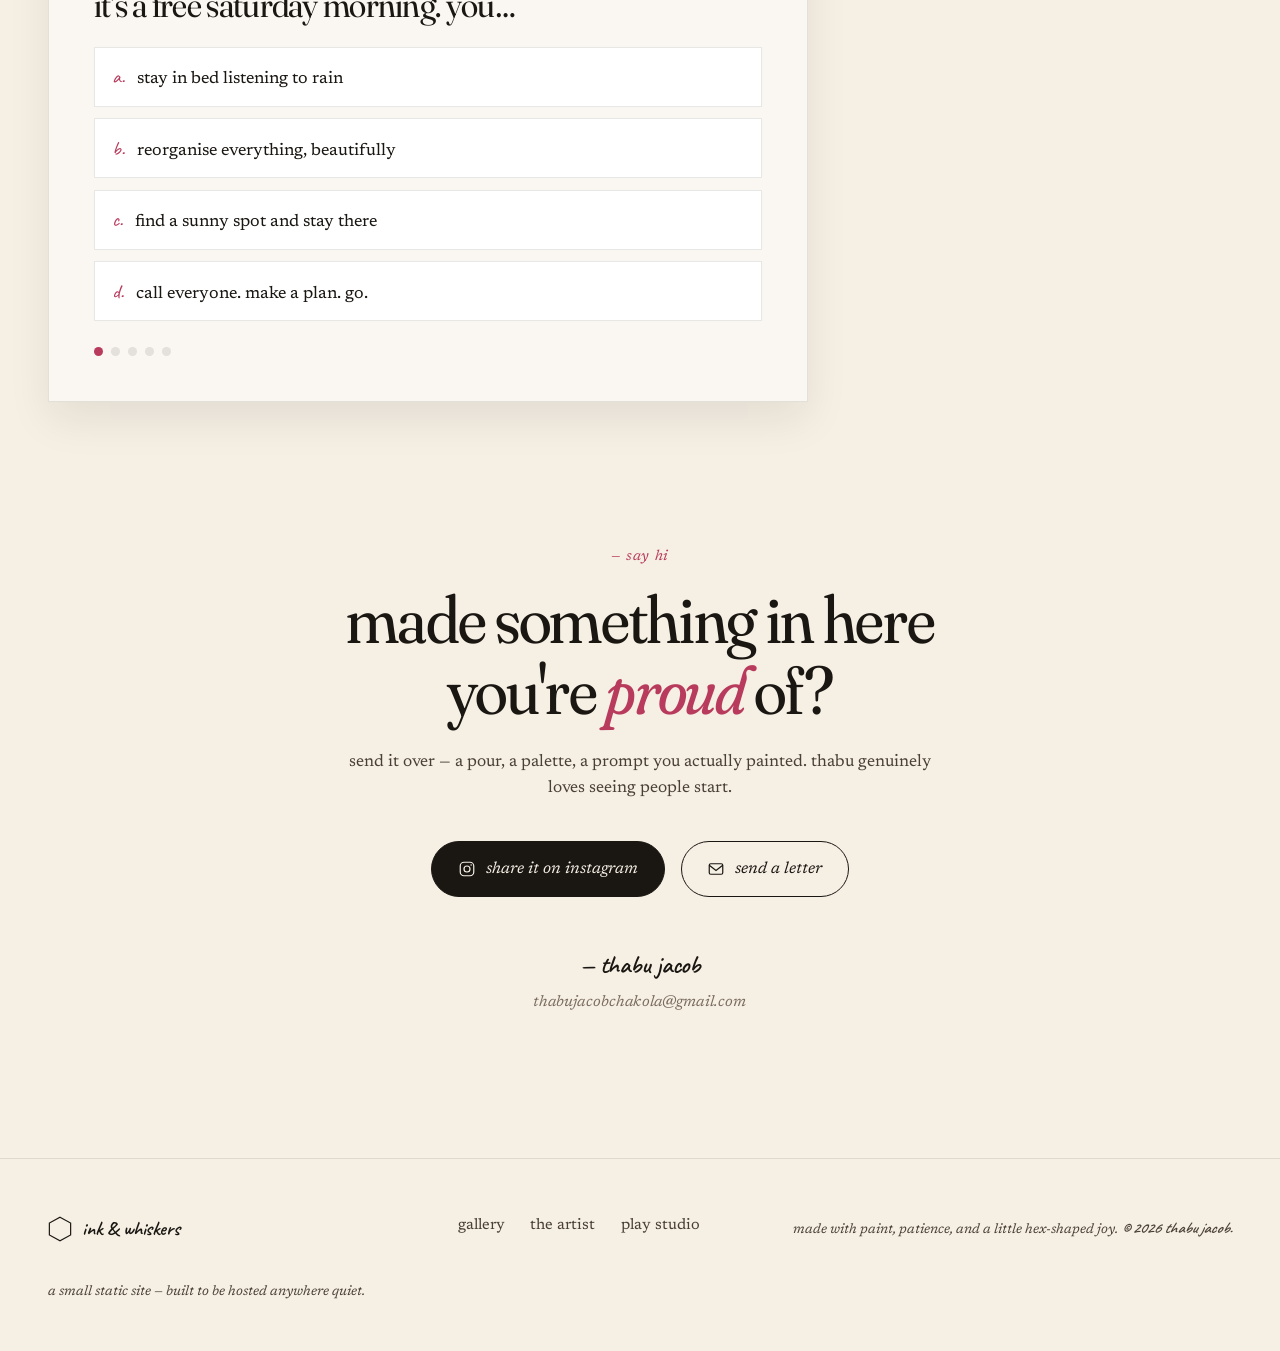
<file: play.html>
<!DOCTYPE html>
<html lang="en">
<head>
  <meta charset="UTF-8" />
  <meta name="viewport" content="width=device-width, initial-scale=1.0" />
  <title>the play studio — ink &amp; whiskers</title>
  <meta name="description" content="The play studio at ink & whiskers — pour your own virtual hexagon, find the colour of your day, pull a painting prompt, and find out which painting you are." />
  <link rel="icon" href="data:image/svg+xml,%3Csvg xmlns='http://www.w3.org/2000/svg' viewBox='0 0 100 100'%3E%3Cpolygon points='50,4 92,28 92,72 50,96 8,72 8,28' fill='%231A1612'/%3E%3C/svg%3E" />

  <link rel="preconnect" href="https://fonts.googleapis.com" />
  <link rel="preconnect" href="https://fonts.gstatic.com" crossorigin />
  <link href="https://fonts.googleapis.com/css2?family=Caveat:wght@400;600;700&family=Fraunces:opsz,wght,SOFT@9..144,300..900,0..100&family=Newsreader:ital,opsz,wght@0,6..72,300..700;1,6..72,300..700&display=swap" rel="stylesheet" />

  <link rel="stylesheet" href="styles.css" />
  <link rel="stylesheet" href="experience.css" />
</head>
<body data-page="play">

  <div class="ink-wipe ink-wipe--in" id="inkWipe" aria-hidden="true"></div>

  <div class="cursor-dot" id="cursorDot" aria-hidden="true"></div>
  <div class="cursor-ring" id="cursorRing" aria-hidden="true"></div>

  <div class="scroll-progress" aria-hidden="true">
    <svg viewBox="0 0 40 44">
      <polygon class="hex-outline" points="20,2 38,12 38,32 20,42 2,32 2,12" />
      <polygon class="hex-fill" id="hexFill" points="20,2 38,12 38,32 20,42 2,32 2,12" />
    </svg>
  </div>

  <nav class="nav">
    <a href="index.html" class="nav-mark" aria-label="ink and whiskers — home">
      <svg viewBox="0 0 40 44" aria-hidden="true">
        <polygon points="20,2 38,12 38,32 20,42 2,32 2,12" fill="none" stroke="currentColor" stroke-width="2"/>
        <text x="20" y="27" text-anchor="middle" font-family="Fraunces, serif" font-weight="700" font-size="16" fill="currentColor">i</text>
      </svg>
      <span>ink &amp; whiskers</span>
    </a>
    <button class="nav-toggle" type="button" aria-label="Open navigation" aria-expanded="false" aria-controls="primaryNav"><span></span><span></span><span></span></button>
    <ul class="nav-links" id="primaryNav">
      <li><a href="index.html">home</a></li>
      <li><a href="gallery.html">gallery</a></li>
      <li><a href="artist.html">the artist</a></li>
      <li><a href="play.html" class="is-active nav-play" aria-current="page">play studio <span class="nav-dot" aria-hidden="true"></span></a></li>
      <li><a href="index.html#hello">say hi</a></li>
    </ul>
  </nav>

  <!-- PAGE HERO -->
  <header class="page-hero page-hero--play">
    <p class="kicker">— the play studio</p>
    <h1 class="display page-title">get your hands<br/><em>messy.</em></h1>
    <p class="lede page-lede">
      no rules, no talent required, nothing to buy. four small ways to
      fall a little bit in love with paint — the same way thabu did.
    </p>
    <nav class="play-index hand" aria-label="Jump to an activity">
      <a href="#pour">01 pour a hexagon</a>
      <a href="#colour">02 colour of your day</a>
      <a href="#jar">03 the prompt jar</a>
      <a href="#quiz">04 which painting are you?</a>
    </nav>
  </header>

  <!-- 01 · POUR A HEXAGON -->
  <section class="play-block reveal" id="pour">
    <div class="play-head">
      <p class="kicker">— activity 01</p>
      <h2 class="display">pour your own <em>hexagon</em></h2>
      <p class="lede">
        this is (almost) how a real acrylic pour feels: you drop colour,
        the colour decides the rest. <strong>tap or drag on the canvas</strong> to drop paint,
        pick a palette, then swirl it with the comb. no two pours ever match.
      </p>
    </div>

    <div class="pour-studio">
      <div class="pour-canvas-wrap">
        <canvas id="pourCanvas" width="900" height="900" aria-label="Interactive paint pouring canvas — tap or drag to drop paint"></canvas>
        <p class="pour-hint hand" id="pourHint">tap anywhere to drop your first colour ↓</p>
      </div>

      <div class="pour-controls">
        <div class="pour-group">
          <span class="pour-label">her palettes</span>
          <div class="pour-palettes" id="pourPalettes" role="group" aria-label="Choose a paint palette"></div>
        </div>

        <div class="pour-group">
          <span class="pour-label">tools</span>
          <div class="pour-tools">
            <button class="btn btn--ghost btn--sm is-active" id="toolDrop" aria-pressed="true">💧 drop paint</button>
            <button class="btn btn--ghost btn--sm" id="toolComb" aria-pressed="false">🖌 comb &amp; swirl</button>
          </div>
        </div>

        <div class="pour-group pour-actions">
          <button class="btn btn--ghost btn--sm" id="pourRinse">rinse the canvas</button>
          <button class="btn btn--primary btn--sm" id="pourSave">keep this one ↓</button>
        </div>

        <p class="pour-note hand">— pours you "keep" download as an image. stick it on your fridge.</p>
      </div>
    </div>
  </section>

  <!-- 02 · COLOUR OF YOUR DAY -->
  <section class="play-block reveal" id="colour">
    <div class="play-head">
      <p class="kicker">— activity 02</p>
      <h2 class="display">the colour of <em>your day</em></h2>
      <p class="lede">
        thabu says every day has a colour. pick the word that's closest to
        how today feels, and get a little palette to prove it. tap any
        swatch to copy it — painters welcome.
      </p>
    </div>

    <div class="mood-studio">
      <div class="mood-words" id="moodWords" role="group" aria-label="Pick how today feels"></div>
      <div class="mood-result" id="moodResult" aria-live="polite">
        <p class="hand mood-empty">pick a feeling and i'll mix it for you →</p>
      </div>
    </div>
  </section>

  <!-- 03 · PROMPT JAR -->
  <section class="play-block reveal" id="jar">
    <div class="play-head">
      <p class="kicker">— activity 03</p>
      <h2 class="display">the <em>prompt jar</em></h2>
      <p class="lede">
        blank pages are scary; little slips of paper are not. pull one,
        and paint (or doodle, or photograph) whatever it says.
        there are no wrong answers in this jar.
      </p>
    </div>

    <div class="jar-studio">
      <button class="jar" id="jarBtn" aria-label="Pull a prompt from the jar">
        <svg viewBox="0 0 200 240" aria-hidden="true">
          <path d="M60 30 h80 v18 q22 14 22 44 v104 q0 24 -24 24 H62 q-24 0 -24 -24 V92 q0 -30 22 -44 z"
                fill="none" stroke="currentColor" stroke-width="4" stroke-linejoin="round"/>
          <rect x="58" y="16" width="84" height="16" rx="6" fill="none" stroke="currentColor" stroke-width="4"/>
          <g class="jar-slips">
            <rect x="58" y="120" width="40" height="14" rx="2" fill="#B83A5C" transform="rotate(-12 78 127)"/>
            <rect x="96" y="140" width="44" height="14" rx="2" fill="#0E5D62" transform="rotate(9 118 147)"/>
            <rect x="66" y="160" width="42" height="14" rx="2" fill="#C99D3F" transform="rotate(-6 87 167)"/>
            <rect x="100" y="176" width="38" height="14" rx="2" fill="#2C5F2D" transform="rotate(14 119 183)"/>
          </g>
        </svg>
        <span class="hand jar-cue">give the jar a shake</span>
      </button>

      <div class="slip-stage" id="slipStage" aria-live="polite"></div>
    </div>
  </section>

  <!-- 04 · WHICH PAINTING ARE YOU -->
  <section class="play-block reveal" id="quiz">
    <div class="play-head">
      <p class="kicker">— activity 04</p>
      <h2 class="display">which <em>painting</em> are you?</h2>
      <p class="lede">
        five small questions, zero science, one painting that is
        secretly about you. answer with your gut.
      </p>
    </div>

    <div class="quiz-studio" id="quizStudio"></div>
  </section>

  <!-- CONTACT -->
  <section class="hello reveal" id="hello">
    <p class="kicker">— say hi</p>
    <h2 class="display">made something in here<br/>you're <em>proud</em> of?</h2>
    <p class="lede">
      send it over — a pour, a palette, a prompt you actually painted.
      thabu genuinely loves seeing people start.
    </p>
    <div class="contact-actions">
      <a class="btn btn--primary" href="https://www.instagram.com/ink_n_whiskers/" target="_blank" rel="noopener">
        <svg viewBox="0 0 24 24" aria-hidden="true" fill="none" stroke="currentColor" stroke-width="1.6">
          <rect x="3" y="3" width="18" height="18" rx="5"/>
          <circle cx="12" cy="12" r="4"/>
          <circle cx="17.5" cy="6.5" r="1" fill="currentColor" stroke="none"/>
        </svg>
        share it on instagram
      </a>
      <a class="btn btn--ghost" href="mailto:thabujacobchakola@gmail.com">
        <svg viewBox="0 0 24 24" aria-hidden="true" fill="none" stroke="currentColor" stroke-width="1.6">
          <rect x="3" y="5" width="18" height="14" rx="2"/>
          <path d="M3 7l9 7 9-7"/>
        </svg>
        send a letter
      </a>
    </div>
    <p class="hello-byline">
      <span class="hand">— thabu jacob</span>
      <span class="hello-email">thabujacobchakola@gmail.com</span>
    </p>
  </section>

  <footer class="foot">
    <div class="foot-grid">
      <div class="foot-mark">
        <svg viewBox="0 0 40 44" aria-hidden="true">
          <polygon points="20,2 38,12 38,32 20,42 2,32 2,12" fill="none" stroke="currentColor" stroke-width="2"/>
        </svg>
        <span class="hand">ink &amp; whiskers</span>
      </div>
      <ul class="foot-links">
        <li><a href="gallery.html">gallery</a></li>
        <li><a href="artist.html">the artist</a></li>
        <li><a href="play.html">play studio</a></li>
      </ul>
      <p class="foot-line">made with paint, patience, and a little hex-shaped joy. <span class="hand">© 2026 thabu jacob.</span></p>
      <p class="foot-credit">a small static site — built to be hosted anywhere quiet.</p>
    </div>
  </footer>

  <div class="peek-cat" id="peekCat" aria-hidden="true">
    <svg viewBox="0 0 80 80">
      <polygon points="14,46 22,28 30,46" fill="#1A1612"/>
      <polygon points="50,46 58,28 66,46" fill="#1A1612"/>
      <ellipse cx="40" cy="56" rx="28" ry="20" fill="#1A1612"/>
      <circle cx="30" cy="54" r="2.4" fill="#F5EFE4"/>
      <circle cx="50" cy="54" r="2.4" fill="#F5EFE4"/>
      <line x1="8" y1="60" x2="22" y2="60" stroke="#1A1612" stroke-width="1.2"/>
      <line x1="58" y1="60" x2="72" y2="60" stroke="#1A1612" stroke-width="1.2"/>
      <line x1="10" y1="64" x2="22" y2="63" stroke="#1A1612" stroke-width="1.2"/>
      <line x1="58" y1="63" x2="70" y2="64" stroke="#1A1612" stroke-width="1.2"/>
      <polygon points="38,60 42,60 40,63" fill="#B83A5C"/>
    </svg>
  </div>

  <script src="script.js"></script>
  <script src="experience.js" defer></script>
  <script src="play.js"></script>
</body>
</html>
</file>
<file: styles.css>
/* ============================================================
   ink & whiskers — a small personal gallery
   palette pulled from her actual paintings
============================================================ */

:root {
  --paper:      #F5EFE4;
  --paper-2:    #EDE5D6;
  --ink:        #1A1612;
  --ink-soft:   #4A3F35;
  --ink-mute:   #7A6B5C;
  --teal:       #0E5D62;
  --teal-deep:  #073B3E;
  --rose:       #B83A5C;
  --gold:       #C99D3F;
  --emerald:    #2C5F2D;
  --blush:      #E8D4C5;
  --rule:       #1A16121A;

  --serif:  'Fraunces', 'Times New Roman', serif;
  --body:   'Newsreader', Georgia, serif;
  --hand:   'Caveat', cursive;

  --hex: polygon(50% 0%, 100% 25%, 100% 75%, 50% 100%, 0% 75%, 0% 25%);
  --ease: cubic-bezier(.2,.6,.2,1);

  --max: 1380px;
}

/* ============================================================
   reset-ish
============================================================ */
*, *::before, *::after { box-sizing: border-box; }
html, body { margin: 0; padding: 0; }
html { scroll-behavior: smooth; }
img { display: block; max-width: 100%; height: auto; }
button { font: inherit; cursor: pointer; border: none; background: none; color: inherit; }
a { color: inherit; text-decoration: none; }
ul { list-style: none; padding: 0; margin: 0; }

body {
  font-family: var(--body);
  font-variation-settings: "opsz" 12;
  color: var(--ink);
  background: var(--paper);
  background-image:
    radial-gradient(1200px 600px at 10% -10%, #EBDFC6 0%, transparent 60%),
    radial-gradient(900px 700px at 110% 10%, #F0E1D7 0%, transparent 55%),
    radial-gradient(800px 800px at 50% 120%, #E5D4BE 0%, transparent 60%);
  background-attachment: fixed;
  min-height: 100vh;
  overflow-x: hidden;
  position: relative;
  line-height: 1.55;
  -webkit-font-smoothing: antialiased;
}

/* paper grain texture overlay */
body::before {
  content: '';
  position: fixed; inset: 0;
  pointer-events: none;
  z-index: 1;
  opacity: .35;
  mix-blend-mode: multiply;
  background-image: url("data:image/svg+xml,%3Csvg viewBox='0 0 200 200' xmlns='http://www.w3.org/2000/svg'%3E%3Cfilter id='n'%3E%3CfeTurbulence type='fractalNoise' baseFrequency='0.85' numOctaves='2' stitchTiles='stitch'/%3E%3CfeColorMatrix values='0 0 0 0 0.1, 0 0 0 0 0.08, 0 0 0 0 0.06, 0 0 0 0.12 0'/%3E%3C/filter%3E%3Crect width='200' height='200' filter='url(%23n)'/%3E%3C/svg%3E");
}

/* ============================================================
   typography
============================================================ */
.display {
  font-family: var(--serif);
  font-variation-settings: "opsz" 144, "SOFT" 30;
  font-weight: 400;
  line-height: 0.95;
  letter-spacing: -0.02em;
  color: var(--ink);
  margin: 0;
}

.display em {
  font-style: italic;
  font-variation-settings: "opsz" 144, "SOFT" 80;
  color: var(--rose);
}

.hand {
  font-family: var(--hand);
  font-weight: 600;
  color: var(--ink-soft);
  letter-spacing: -0.005em;
}

.kicker {
  font-family: var(--body);
  font-style: italic;
  font-size: 0.9rem;
  letter-spacing: 0.04em;
  text-transform: lowercase;
  color: var(--rose);
  margin: 0 0 1rem;
  font-weight: 400;
}

.lede {
  font-family: var(--body);
  font-size: clamp(1.05rem, 1.25vw, 1.18rem);
  line-height: 1.55;
  color: var(--ink-soft);
  font-variation-settings: "opsz" 14;
  max-width: 60ch;
}

.lede em {
  font-style: italic;
  color: var(--teal);
}

/* ============================================================
   ink curtain entry
============================================================ */
.ink-curtain {
  position: fixed; inset: 0;
  z-index: 9999;
  background: var(--paper);
  display: grid; place-items: center;
  pointer-events: none;
  animation: curtainLift 1.4s var(--ease) .9s forwards;
}
.ink-curtain .ink-drop {
  width: min(60vmin, 480px);
  height: min(60vmin, 480px);
  transform: scale(0);
  transform-origin: center;
  animation: dropFall .9s var(--ease) forwards;
  filter: drop-shadow(0 30px 60px rgba(0,0,0,0.25));
}
@keyframes dropFall {
  0%   { transform: scale(0) translateY(-30vh); opacity: 0; }
  60%  { transform: scale(1.1) translateY(0); opacity: 1; }
  100% { transform: scale(40); opacity: 1; }
}
@keyframes curtainLift {
  0%   { opacity: 1; clip-path: circle(150% at 50% 50%); }
  100% { opacity: 0; clip-path: circle(0% at 50% 50%); visibility: hidden; }
}

/* ============================================================
   custom cursor
============================================================ */
.cursor-dot, .cursor-ring {
  position: fixed; top: 0; left: 0;
  pointer-events: none;
  z-index: 9000;
  border-radius: 50%;
  transform: translate(-50%, -50%);
  mix-blend-mode: multiply;
  transition: width .25s var(--ease), height .25s var(--ease),
              opacity .3s var(--ease), background .25s var(--ease);
  will-change: transform;
}
.cursor-dot {
  width: 8px; height: 8px;
  background: var(--ink);
}
.cursor-ring {
  width: 36px; height: 36px;
  border: 1px solid var(--ink);
  opacity: .35;
}
body.is-hovering .cursor-dot { width: 6px; height: 6px; background: var(--rose); }
body.is-hovering .cursor-ring { width: 64px; height: 64px; opacity: .5; border-color: var(--rose); }

@media (hover: none) {
  .cursor-dot, .cursor-ring { display: none; }
}

/* ============================================================
   scroll progress hex
============================================================ */
.scroll-progress {
  position: fixed;
  right: clamp(16px, 3vw, 36px);
  bottom: clamp(16px, 3vw, 36px);
  width: 44px; height: 48px;
  z-index: 50;
  pointer-events: none;
}
.scroll-progress svg { width: 100%; height: 100%; overflow: visible; }
.hex-outline { fill: none; stroke: var(--ink); stroke-width: 1.4; opacity: .35; }
.hex-fill    { fill: var(--ink); transform-origin: center; transform: scaleY(0); transition: transform .15s linear; }

/* ============================================================
   nav
============================================================ */
.nav {
  position: fixed;
  top: 0; left: 0; right: 0;
  z-index: 100;
  display: flex; justify-content: space-between; align-items: center;
  padding: 1.25rem clamp(1rem, 4vw, 3rem);
  background: linear-gradient(to bottom, var(--paper) 30%, transparent);
  pointer-events: none;
}
.nav > * { pointer-events: auto; }

.nav-mark {
  display: flex; align-items: center; gap: .65rem;
  font-family: var(--serif);
  font-weight: 500;
  font-size: 1.05rem;
  color: var(--ink);
}
.nav-mark svg { width: 28px; height: 30px; }

.nav-links {
  display: flex; gap: clamp(1rem, 2.5vw, 2.25rem);
  font-family: var(--body);
  font-size: 0.95rem;
}
.nav-links a {
  position: relative;
  padding: .4rem 0;
  color: var(--ink-soft);
  transition: color .25s;
}
.nav-links a::after {
  content: ''; position: absolute;
  left: 0; right: 0; bottom: 0;
  height: 1px; background: var(--ink);
  transform: scaleX(0); transform-origin: left;
  transition: transform .35s var(--ease);
}
.nav-links a:hover { color: var(--ink); }
.nav-links a:hover::after { transform: scaleX(1); }

@media (max-width: 720px) {
  .nav-links { gap: 1rem; font-size: 0.85rem; }
  .nav-mark span { display: none; }
}

/* ============================================================
   hero
============================================================ */
.hero {
  position: relative;
  padding: 7rem clamp(1rem, 4vw, 3rem) 4rem;
  max-width: var(--max);
  margin: 0 auto;
  z-index: 2;
}

.hero-marquee {
  position: relative;
  overflow: hidden;
  border-top: 1px solid var(--rule);
  border-bottom: 1px solid var(--rule);
  padding: .8rem 0;
  margin-bottom: 3.5rem;
  font-family: var(--serif);
  font-style: italic;
  font-size: 0.95rem;
  color: var(--ink-soft);
}
.marquee-track {
  display: inline-flex; gap: 2rem;
  white-space: nowrap;
  animation: marquee 38s linear infinite;
}
.marquee-track span { letter-spacing: 0.02em; }
@keyframes marquee { to { transform: translateX(-50%); } }

.hero-grid {
  display: grid;
  grid-template-columns: 1.1fr 1fr;
  gap: clamp(2rem, 5vw, 5rem);
  align-items: center;
  min-height: 60vh;
}

.eyebrow {
  display: inline-flex; align-items: center; gap: .55rem;
  font-family: var(--body); font-style: italic;
  font-size: 0.9rem;
  color: var(--ink-soft);
  margin-bottom: 1.5rem;
}
.eyebrow .dot {
  width: 8px; height: 8px; border-radius: 50%;
  background: var(--rose);
  box-shadow: 0 0 0 3px rgba(184,58,92,0.18);
}

.hero-text h1.display {
  font-size: clamp(4rem, 12vw, 10rem);
  font-variation-settings: "opsz" 144, "SOFT" 60;
  font-weight: 300;
  margin: 0 0 1.5rem;
}
.hero-text .line {
  display: block;
  position: relative;
}
.hero-text .line-1 { letter-spacing: -0.03em; }
.hero-text .line-2 {
  font-style: italic;
  margin-left: clamp(1.5rem, 4vw, 3.5rem);
  font-variation-settings: "opsz" 144, "SOFT" 100;
  color: var(--teal);
}
.hero-text .amp {
  font-style: italic;
  color: var(--rose);
  margin: 0 0.05em 0 0.1em;
  font-size: 0.7em;
  vertical-align: 0.05em;
}

.hero-blurb {
  font-family: var(--body);
  font-size: clamp(1.05rem, 1.4vw, 1.35rem);
  font-style: italic;
  color: var(--ink-soft);
  max-width: 38ch;
  margin: 0 0 1.5rem;
  line-height: 1.45;
}

.hero-byline {
  display: flex; align-items: center; gap: .75rem;
  margin: 0 0 3rem;
  color: var(--ink-soft);
  font-size: 1rem;
}
.hero-byline .hand { font-size: 1.55rem; line-height: 1; color: var(--ink); }
.hero-byline .bullet { opacity: .5; }
.ig-inline {
  font-family: var(--body); font-style: italic;
  color: var(--teal); position: relative;
  border-bottom: 1px solid var(--teal);
  padding-bottom: 1px;
  transition: color .2s;
}
.ig-inline:hover { color: var(--rose); border-bottom-color: var(--rose); }

.scroll-cue {
  display: inline-flex; align-items: center; gap: .65rem;
  font-family: var(--body);
  font-style: italic;
  font-size: 0.95rem;
  color: var(--ink);
  padding: .55rem 0;
  border-bottom: 1px solid var(--ink);
  transition: gap .35s var(--ease), color .25s;
}
.scroll-cue svg { width: 16px; height: 16px; transition: transform .4s var(--ease); }
.scroll-cue:hover { gap: 1rem; color: var(--rose); }
.scroll-cue:hover svg { transform: translateY(4px); stroke: var(--rose); }

/* hero art - the hex frame */
.hero-art {
  position: relative;
  margin: 0;
  display: grid; place-items: center;
}
.hex-frame {
  width: min(82%, 460px);
  aspect-ratio: 1 / 1;
  position: relative;
  clip-path: var(--hex);
  background: var(--ink);
  filter: drop-shadow(0 30px 60px rgba(26,22,18,0.25));
  animation: heroIn 1.6s var(--ease) 1.5s backwards;
}
.hex-frame img {
  width: 100%; height: 100%;
  object-fit: cover;
  transition: transform 8s ease-out;
}
.hero-art:hover .hex-frame img { transform: scale(1.06); }

@keyframes heroIn {
  0%   { opacity: 0; clip-path: polygon(50% 50%, 50% 50%, 50% 50%, 50% 50%, 50% 50%, 50% 50%); }
  100% { opacity: 1; clip-path: var(--hex); }
}

.hero-art figcaption {
  position: absolute;
  bottom: -2.5rem;
  right: 4%;
  text-align: right;
  display: flex; flex-direction: column;
  font-size: 1.4rem;
  color: var(--ink-soft);
  line-height: 1.1;
  transform: rotate(-2deg);
}
.hero-art figcaption .hand:nth-child(2) {
  margin-right: -.5rem;
  color: var(--rose);
}

.float-hex {
  position: absolute;
  width: 70px; height: 80px;
  clip-path: var(--hex);
  z-index: -1;
}
.float-hex.hex-a {
  top: -10px; left: -20px;
  background: var(--gold);
  opacity: .9;
  animation: floatA 9s ease-in-out infinite;
}
.float-hex.hex-b {
  bottom: 30px; left: -50px;
  width: 40px; height: 46px;
  background: var(--teal);
  opacity: .85;
  animation: floatB 11s ease-in-out infinite reverse;
}
.float-blob {
  position: absolute;
  top: 10%; right: -30px;
  width: 18px; height: 18px;
  border-radius: 50%;
  background: var(--rose);
  z-index: -1;
  animation: floatA 6s ease-in-out infinite;
}
@keyframes floatA {
  0%, 100% { transform: translateY(0) rotate(0deg); }
  50%      { transform: translateY(-18px) rotate(8deg); }
}
@keyframes floatB {
  0%, 100% { transform: translateY(0) rotate(0deg); }
  50%      { transform: translateY(-14px) rotate(-6deg); }
}

@media (max-width: 880px) {
  .hero { padding-top: 5rem; }
  .hero-grid { grid-template-columns: 1fr; gap: 4rem; }
  .hero-art { order: -1; }
  .hex-frame { width: min(75%, 360px); }
  .hero-text .line-2 { margin-left: 1.5rem; }
  .hero-art figcaption {
    position: static;
    text-align: center;
    margin-top: 2rem;
    font-size: 1.2rem;
    transform: rotate(0);
  }
  .hero-art figcaption .hand:nth-child(2) { margin-right: 0; }
  .float-hex.hex-a { top: -5px; left: 5%; width: 50px; height: 56px; }
  .float-hex.hex-b { bottom: 10px; left: 8%; }
}

/* ============================================================
   manifesto
============================================================ */
.manifesto {
  padding: 8rem clamp(1rem, 4vw, 3rem) 4rem;
  max-width: 1100px;
  margin: 0 auto;
  position: relative;
  z-index: 2;
}
.manifesto-text {
  font-size: clamp(1.8rem, 4vw, 3.3rem);
  font-variation-settings: "opsz" 144, "SOFT" 50;
  line-height: 1.15;
  font-weight: 350;
  color: var(--ink);
  letter-spacing: -0.015em;
}
.manifesto-text em {
  font-style: italic;
  color: var(--teal);
  font-variation-settings: "opsz" 144, "SOFT" 100;
}
.hand-aside {
  display: inline-block;
  font-family: var(--hand);
  font-weight: 600;
  font-size: 0.7em;
  color: var(--rose);
  margin-left: 0.5em;
  transform: rotate(-2deg);
  vertical-align: 0.1em;
}

/* ============================================================
   gallery
============================================================ */
.gallery {
  padding: 5rem clamp(1rem, 4vw, 3rem) 6rem;
  max-width: var(--max);
  margin: 0 auto;
  position: relative;
  z-index: 2;
}
.section-head { text-align: center; margin-bottom: 4rem; }
.section-head .display {
  font-size: clamp(2.5rem, 6vw, 4.5rem);
  font-variation-settings: "opsz" 144, "SOFT" 40;
  margin-bottom: 1rem;
}
.section-head .lede { margin: 0 auto 2rem; }

.filters {
  display: flex; flex-wrap: wrap; gap: .5rem;
  justify-content: center;
  margin-top: 1.5rem;
}
.filter {
  padding: .55rem 1.2rem;
  border: 1px solid var(--rule);
  border-radius: 999px;
  font-family: var(--body); font-style: italic;
  font-size: 0.9rem;
  color: var(--ink-soft);
  background: transparent;
  transition: all .25s var(--ease);
}
.filter:hover {
  border-color: var(--ink);
  color: var(--ink);
}
.filter.is-active {
  background: var(--ink);
  color: var(--paper);
  border-color: var(--ink);
}

/* asymmetric mosaic grid */
.art-grid {
  display: grid;
  grid-template-columns: repeat(12, 1fr);
  gap: 1.25rem;
  grid-auto-flow: dense;
}
.art {
  margin: 0;
  position: relative;
  cursor: pointer;
  grid-column: span 6;
  transition: opacity .4s var(--ease), transform .4s var(--ease);
}
.art--tall { grid-column: span 6; grid-row: span 2; }
.art--wide { grid-column: span 8; }
.art--feature { grid-column: span 7; grid-row: span 2; }
.art--hex     { grid-column: span 4; }

@media (max-width: 980px) {
  .art-grid { grid-template-columns: repeat(6, 1fr); }
  .art, .art--tall, .art--wide, .art--feature { grid-column: span 6; grid-row: auto; }
  .art--hex { grid-column: span 3; }
}
@media (max-width: 560px) {
  .art-grid { grid-template-columns: repeat(2, 1fr); }
  .art, .art--tall, .art--wide, .art--feature, .art--hex { grid-column: span 2; }
}

.art-wrap {
  position: relative;
  overflow: hidden;
  background: var(--paper-2);
  aspect-ratio: 4 / 5;
  transition: filter .4s var(--ease);
}
.art--feature .art-wrap, .art--tall .art-wrap { aspect-ratio: 3 / 4; }
.art--wide .art-wrap { aspect-ratio: 16 / 10; }

/* hexagonal clip for pour pieces */
.art-wrap--hex {
  aspect-ratio: 1 / 1.1;
  clip-path: var(--hex);
  background: transparent;
}

.art-wrap img {
  width: 100%; height: 100%;
  object-fit: cover;
  transition: transform 1s var(--ease), filter .5s var(--ease);
}
.art:hover .art-wrap img {
  transform: scale(1.05);
}

.art figcaption {
  display: flex; flex-wrap: wrap; align-items: baseline;
  gap: .75rem;
  margin-top: .85rem;
  font-family: var(--body);
}
.art-num {
  font-family: var(--serif);
  font-style: italic;
  color: var(--rose);
  font-size: 0.95rem;
}
.art-title {
  font-family: var(--serif);
  font-size: 1.1rem;
  font-weight: 400;
  font-variation-settings: "opsz" 30, "SOFT" 50;
  color: var(--ink);
  letter-spacing: -0.005em;
}
.art-meta {
  font-style: italic;
  font-size: 0.85rem;
  color: var(--ink-mute);
  margin-left: auto;
}

/* filter behaviour */
.art.is-hidden { opacity: 0; transform: scale(.96); pointer-events: none; position: absolute; visibility: hidden; }

/* ============================================================
   process section
============================================================ */
.process {
  padding: 6rem clamp(1rem, 4vw, 3rem);
  max-width: var(--max);
  margin: 0 auto;
  display: grid;
  grid-template-columns: 0.9fr 1fr;
  gap: clamp(2rem, 6vw, 5rem);
  align-items: center;
  position: relative;
  z-index: 2;
}
.process-img {
  position: relative;
  margin: 0;
  overflow: hidden;
  box-shadow: 0 30px 60px rgba(26,22,18,0.15);
}
.process-img img {
  width: 100%; aspect-ratio: 3 / 4;
  object-fit: cover;
}
.process-tag {
  position: absolute;
  top: 1.5rem; left: 1.5rem;
  background: var(--paper);
  padding: .35rem 1rem;
  font-size: 1.5rem;
  color: var(--ink);
  transform: rotate(-3deg);
  box-shadow: 0 6px 16px rgba(0,0,0,.12);
}
.process-text .display {
  font-size: clamp(2rem, 4.5vw, 3.6rem);
  font-variation-settings: "opsz" 144, "SOFT" 40;
  margin-bottom: 1.5rem;
  line-height: 1.05;
}
.process-text .lede { margin-bottom: 1rem; }

@media (max-width: 880px) {
  .process { grid-template-columns: 1fr; }
}

/* ============================================================
   studio notes
============================================================ */
.notes {
  padding: 6rem clamp(1rem, 4vw, 3rem);
  max-width: 1100px;
  margin: 0 auto;
  text-align: center;
  position: relative;
  z-index: 2;
}
.notes .display {
  font-size: clamp(2.2rem, 5vw, 3.6rem);
  font-variation-settings: "opsz" 144, "SOFT" 50;
  margin-bottom: 3rem;
}

.tag-cloud {
  display: flex; flex-wrap: wrap;
  justify-content: center; align-items: center;
  gap: 1rem 1.5rem;
  font-family: var(--serif);
  font-size: clamp(1.2rem, 2.5vw, 1.8rem);
  font-style: italic;
  color: var(--ink-soft);
  font-variation-settings: "opsz" 30, "SOFT" 100;
  margin-bottom: 3rem;
}
.tag-cloud li { transition: color .25s, transform .25s; }
.tag-cloud li:hover { color: var(--rose); transform: translateY(-2px); }
.tag-cloud li span { color: var(--ink-mute); opacity: .5; }

.palette {
  display: flex; gap: .5rem; justify-content: center;
  margin-top: 2rem;
  flex-wrap: wrap;
}
.palette span {
  display: block;
  width: 56px; height: 56px;
  background: var(--c);
  border-radius: 50%;
  position: relative;
  cursor: default;
  transition: transform .3s var(--ease);
  box-shadow: 0 6px 16px rgba(0,0,0,0.1);
}
.palette span:hover { transform: scale(1.15) rotate(15deg); }
.palette span::after {
  content: attr(data-name);
  position: absolute;
  bottom: -1.6rem; left: 50%;
  transform: translateX(-50%);
  font-family: var(--hand);
  font-size: 0.95rem;
  white-space: nowrap;
  color: var(--ink-soft);
  opacity: 0;
  transition: opacity .25s;
}
.palette span:hover::after { opacity: 1; }

/* ============================================================
   hello / contact
============================================================ */
.hello {
  padding: 6rem clamp(1rem, 4vw, 3rem) 8rem;
  max-width: 1000px;
  margin: 0 auto;
  text-align: center;
  position: relative;
  z-index: 2;
}
.hello .display {
  font-size: clamp(2.4rem, 6vw, 4.2rem);
  font-variation-settings: "opsz" 144, "SOFT" 60;
  margin-bottom: 1.5rem;
  line-height: 1.05;
}
.hello .lede { margin: 0 auto 2.5rem; }

.contact-actions {
  display: flex; flex-wrap: wrap;
  gap: 1rem; justify-content: center;
}
.btn {
  display: inline-flex; align-items: center; gap: .65rem;
  padding: .9rem 1.6rem;
  font-family: var(--body);
  font-size: 1rem;
  font-style: italic;
  border-radius: 999px;
  border: 1px solid var(--ink);
  transition: all .3s var(--ease);
}
.btn svg { width: 18px; height: 18px; }
.btn--primary {
  background: var(--ink); color: var(--paper);
}
.btn--primary:hover {
  background: var(--rose); border-color: var(--rose);
  transform: translateY(-2px);
}
.btn--ghost {
  color: var(--ink); background: transparent;
}
.btn--ghost:hover {
  background: var(--ink); color: var(--paper);
  transform: translateY(-2px);
}

/* ============================================================
   footer
============================================================ */
.foot {
  border-top: 1px solid var(--rule);
  padding: 3rem clamp(1rem, 4vw, 3rem);
  position: relative; z-index: 2;
}
.foot-grid {
  max-width: var(--max);
  margin: 0 auto;
  display: grid; grid-template-columns: auto 1fr auto;
  align-items: center;
  gap: 2rem;
  color: var(--ink-soft);
  font-size: 0.85rem;
}
.foot-mark { display: flex; align-items: center; gap: .65rem; }
.foot-mark svg { width: 24px; height: 26px; color: var(--ink); }
.foot-mark .hand { font-size: 1.25rem; color: var(--ink); }
.foot-line { margin: 0; text-align: center; font-style: italic; }
.foot-line .hand { font-size: 1rem; }
.foot-credit { margin: 0; text-align: right; font-style: italic; }

@media (max-width: 700px) {
  .foot-grid { grid-template-columns: 1fr; text-align: center; }
  .foot-mark { justify-content: center; }
  .foot-credit { text-align: center; }
}

/* ============================================================
   lightbox
============================================================ */
.lightbox {
  position: fixed; inset: 0;
  background: rgba(15, 12, 8, 0.92);
  z-index: 1000;
  display: grid; place-items: center;
  padding: 2rem;
  opacity: 0;
  pointer-events: none;
  transition: opacity .35s var(--ease);
}
.lightbox.is-open { opacity: 1; pointer-events: auto; }
.lb-close {
  position: absolute;
  top: 1.5rem; right: 1.5rem;
  width: 44px; height: 44px;
  display: grid; place-items: center;
  color: var(--paper);
  border: 1px solid rgba(245,239,228,0.3);
  border-radius: 50%;
  transition: all .25s;
}
.lb-close:hover { background: var(--paper); color: var(--ink); }
.lb-close svg { width: 18px; height: 18px; }
.lb-stage {
  display: grid; grid-template-columns: 1fr 1fr;
  gap: 3rem;
  max-width: 1200px; width: 100%;
  align-items: center;
}
.lb-stage img {
  width: 100%; max-height: 80vh;
  object-fit: contain;
  box-shadow: 0 40px 80px rgba(0,0,0,0.5);
}
.lb-caption { color: var(--paper); }
.lb-caption .kicker { color: var(--gold); }
.lb-caption .display {
  color: var(--paper);
  font-size: clamp(2rem, 3.5vw, 3rem);
  font-variation-settings: "opsz" 144, "SOFT" 80;
  margin-bottom: 1.5rem;
}
.lb-caption .hand {
  color: var(--blush);
  font-size: 1.75rem;
  display: block;
  margin-bottom: 1rem;
}
.lb-meta {
  font-family: var(--body);
  font-style: italic;
  color: var(--ink-mute);
}
@media (max-width: 880px) {
  .lb-stage { grid-template-columns: 1fr; gap: 1.5rem; }
  .lb-stage img { max-height: 50vh; }
}

/* ============================================================
   reveal on scroll
============================================================ */
.reveal { opacity: 0; transform: translateY(40px); transition: opacity 1s var(--ease), transform 1s var(--ease); }
.reveal.is-in { opacity: 1; transform: translateY(0); }

.art { opacity: 0; transform: translateY(30px); transition: opacity .9s var(--ease), transform .9s var(--ease); }
.art.is-in { opacity: 1; transform: translateY(0); }

/* peek cat easter egg */
.peek-cat {
  position: fixed;
  left: clamp(16px, 3vw, 36px);
  bottom: clamp(-80px, -12vw, -60px);
  width: 80px; height: 80px;
  z-index: 40;
  pointer-events: none;
  transform: translateY(100%) rotate(-8deg);
  transition: transform .8s var(--ease), bottom .8s var(--ease);
}
.peek-cat.peeking {
  transform: translateY(0) rotate(-8deg);
  bottom: -10px;
}
.peek-cat svg { width: 100%; height: 100%; }

@media (prefers-reduced-motion: reduce) {
  *, *::before, *::after {
    animation-duration: 0.01ms !important;
    animation-iteration-count: 1 !important;
    transition-duration: 0.01ms !important;
  }
  .ink-curtain { display: none; }
  .reveal { opacity: 1; transform: none; }
  .art { opacity: 1; transform: none; }
}

/* ============================================================
   HERO secondary portrait
============================================================ */
.hero-portrait {
  position: absolute;
  bottom: -3rem;
  left: -3.5rem;
  width: 150px;
  display: flex;
  flex-direction: column;
  align-items: center;
  gap: 0.4rem;
  transform: rotate(-6deg);
  z-index: 3;
  animation: heroIn 1.6s var(--ease) 2s backwards;
}
.hero-portrait .portrait-tag {
  font-size: 1.05rem;
  color: var(--rose);
  letter-spacing: -0.01em;
}
.hex-frame--small {
  width: 130px;
  aspect-ratio: 1 / 1;
  filter: drop-shadow(0 12px 24px rgba(26,22,18,0.25));
  position: relative;
}
.hex-frame--small img {
  width: 100%; height: 100%;
  object-fit: cover;
  object-position: center 30%;
}
@media (max-width: 880px) {
  .hero-portrait {
    bottom: auto;
    top: 1rem;
    left: auto;
    right: -1rem;
    width: 95px;
    transform: rotate(8deg);
  }
  .hex-frame--small { width: 88px; }
  .hero-portrait .portrait-tag {
    font-size: 0.85rem;
    text-align: center;
    margin-top: 0.3rem;
  }
}

/* ============================================================
   PAINT BLEND overlay (used on portraits)
============================================================ */
.paint-blend {
  position: absolute;
  inset: 0;
  pointer-events: none;
  mix-blend-mode: multiply;
  opacity: 0;
  transition: opacity .8s var(--ease);
  background-size: cover;
  background-position: center;
}
.paint-blend--rose {
  background-image: url('images/hex-pour-rainbow.jpg');
  opacity: 0.18;
}
.paint-blend--teal {
  background-image: url('images/ocean-pour.jpg');
  opacity: 0.22;
}
.paint-blend--gold {
  background-image: url('images/hex-pour-cosmic.jpg');
  opacity: 0.12;
}
.hex-portrait:hover .paint-blend,
.hex-frame--small:hover .paint-blend {
  opacity: 0.4;
}

/* ============================================================
   PAINTER section
============================================================ */
.painter {
  padding: 7rem clamp(1rem, 4vw, 3rem) 6rem;
  max-width: var(--max);
  margin: 0 auto;
  position: relative;
  z-index: 2;
}
.painter-grid {
  display: grid;
  grid-template-columns: 1.1fr 1fr;
  gap: clamp(2.5rem, 7vw, 6rem);
  align-items: center;
}

.portrait-stack {
  position: relative;
  width: 100%;
  aspect-ratio: 1 / 1.05;
  display: flex;
  align-items: center;
  justify-content: center;
}

.hex-portrait {
  position: relative;
  clip-path: var(--hex);
  overflow: hidden;
  background: var(--ink);
  filter: drop-shadow(0 30px 60px rgba(26,22,18,0.28));
  transition: transform .9s var(--ease);
}
.hex-portrait img {
  width: 100%; height: 100%;
  object-fit: cover;
  transition: transform 1.4s var(--ease), filter .8s var(--ease);
}
.hex-portrait:hover img { transform: scale(1.08); }

.hex-portrait--main {
  width: 78%;
  aspect-ratio: 1 / 1;
  z-index: 2;
  transform: rotate(-2deg);
}
.hex-portrait--peek {
  position: absolute;
  bottom: 0; right: 0;
  width: 38%;
  aspect-ratio: 1 / 1;
  z-index: 3;
  transform: rotate(6deg) translate(10%, 10%);
}
.hex-portrait--peek img { object-position: center 25%; }

.splatter {
  position: absolute;
  width: 180px; height: 180px;
  pointer-events: none;
  z-index: 1;
}
.splatter-a { top: -8%; left: -10%; animation: floatA 8s ease-in-out infinite; }
.splatter-b { top: 30%; right: -8%; width: 140px; height: 140px; animation: floatB 11s ease-in-out infinite; }
.splatter-c { bottom: -5%; left: 30%; width: 100px; height: 100px; animation: floatA 9s ease-in-out infinite reverse; }

.portrait-caption {
  position: absolute;
  bottom: -3rem;
  left: 50%;
  transform: translateX(-50%) rotate(-2deg);
  font-size: 1.45rem;
  color: var(--ink-soft);
  white-space: nowrap;
  z-index: 4;
}

.painter-text {
  position: relative;
}
.painter-text .display {
  font-size: clamp(2.5rem, 6vw, 4.5rem);
  font-variation-settings: "opsz" 144, "SOFT" 60;
  font-weight: 350;
  margin-bottom: 1.8rem;
  line-height: 1;
}
.painter-text .display em {
  color: var(--rose);
  font-style: italic;
  font-variation-settings: "opsz" 144, "SOFT" 100;
}
.painter-text .lede { margin-bottom: 1.1rem; }
.painter-sig {
  font-size: 2.2rem;
  color: var(--rose);
  margin: 1.5rem 0 0;
  display: inline-block;
  transform: rotate(-3deg);
}

@media (max-width: 880px) {
  .painter-grid { grid-template-columns: 1fr; gap: 5rem; }
  .portrait-stack { aspect-ratio: 1 / 1; max-width: 380px; margin: 0 auto; }
  .hex-portrait--main { width: 75%; }
  .hex-portrait--peek { width: 42%; transform: rotate(6deg) translate(15%, 15%); }
  .portrait-caption { bottom: -2.5rem; font-size: 1.2rem; }
}

/* ============================================================
   MOMENTS / polaroid collage
============================================================ */
.moments {
  padding: 8rem clamp(1rem, 4vw, 3rem) 6rem;
  max-width: var(--max);
  margin: 0 auto;
  position: relative;
  z-index: 2;
}
.moments-head { text-align: center; margin-bottom: 5rem; }
.moments-head .display {
  font-size: clamp(2.4rem, 5.5vw, 4rem);
  font-variation-settings: "opsz" 144, "SOFT" 50;
  margin-bottom: 1rem;
}
.moments-head .display em {
  color: var(--teal);
  font-style: italic;
  font-variation-settings: "opsz" 144, "SOFT" 100;
}
.moments-head .lede { margin: 0 auto; }

.polaroid-stack {
  display: grid;
  grid-template-columns: repeat(4, 1fr);
  gap: 2.5rem;
  align-items: start;
  padding: 2rem 0;
  position: relative;
}

.polaroid {
  position: relative;
  background: #fff;
  padding: 1rem 1rem 3.5rem;
  margin: 0;
  box-shadow:
    0 1px 2px rgba(26,22,18,0.08),
    0 12px 30px rgba(26,22,18,0.18);
  transition: transform .5s var(--ease), box-shadow .5s var(--ease);
  cursor: grab;
}
.polaroid:hover {
  transform: rotate(0deg) translateY(-8px) scale(1.04) !important;
  box-shadow:
    0 1px 2px rgba(26,22,18,0.1),
    0 25px 50px rgba(26,22,18,0.25);
  z-index: 5;
}
.pol-1 { transform: rotate(-4deg) translateY(10px); }
.pol-2 { transform: rotate(3deg); }
.pol-3 { transform: rotate(-2deg) translateY(20px); }
.pol-4 { transform: rotate(5deg) translateY(-10px); }

.pol-photo {
  overflow: hidden;
  background: var(--paper-2);
  aspect-ratio: 4/5;
}
.pol-photo img {
  width: 100%; height: 100%;
  object-fit: cover;
  filter: contrast(1.02) saturate(1.05);
}

.polaroid figcaption {
  text-align: center;
  font-size: 1.25rem;
  color: var(--ink);
  margin-top: 0.8rem;
  letter-spacing: -0.005em;
}

/* "paint tape" at corners — small painted strokes */
.pol-tape {
  position: absolute;
  width: 70px; height: 24px;
  z-index: 2;
  background:
    repeating-linear-gradient(
      135deg,
      rgba(184,58,92,0.85) 0px,
      rgba(184,58,92,0.85) 2px,
      rgba(184,58,92,0.65) 2px,
      rgba(184,58,92,0.65) 5px,
      rgba(184,58,92,0.85) 5px,
      rgba(184,58,92,0.85) 8px,
      rgba(184,58,92,0.45) 8px,
      rgba(184,58,92,0.45) 11px
    );
  filter: blur(0.4px);
  clip-path: polygon(8% 0%, 92% 0%, 100% 30%, 95% 70%, 92% 100%, 8% 100%, 5% 70%, 0% 30%);
}
.pol-tape--tl { top: -10px; left: 12px; transform: rotate(-12deg); }
.pol-tape--tr { top: -10px; right: 12px; transform: rotate(15deg); }

.pol-2 .pol-tape, .pol-4 .pol-tape {
  background:
    repeating-linear-gradient(
      135deg,
      rgba(14,93,98,0.85) 0px,
      rgba(14,93,98,0.85) 2px,
      rgba(14,93,98,0.6) 2px,
      rgba(14,93,98,0.6) 5px,
      rgba(14,93,98,0.85) 5px,
      rgba(14,93,98,0.85) 8px,
      rgba(14,93,98,0.4) 8px,
      rgba(14,93,98,0.4) 11px
    );
}
.pol-3 .pol-tape {
  background:
    repeating-linear-gradient(
      135deg,
      rgba(201,157,63,0.85) 0px,
      rgba(201,157,63,0.85) 2px,
      rgba(201,157,63,0.6) 2px,
      rgba(201,157,63,0.6) 5px,
      rgba(201,157,63,0.85) 5px,
      rgba(201,157,63,0.85) 8px,
      rgba(201,157,63,0.4) 8px,
      rgba(201,157,63,0.4) 11px
    );
}

/* scattered paint dots in moments section */
.moments-dot { position: absolute; pointer-events: none; }
.moments-dot--a { top: 18%; left: 5%; width: 50px; height: 50px; animation: floatA 7s ease-in-out infinite; }
.moments-dot--b { top: 55%; right: 6%; width: 40px; height: 40px; animation: floatB 9s ease-in-out infinite; }
.moments-dot--c { bottom: 12%; left: 12%; width: 32px; height: 32px; animation: floatA 6s ease-in-out infinite reverse; }

@media (max-width: 980px) {
  .polaroid-stack { grid-template-columns: repeat(2, 1fr); gap: 2rem; }
  .pol-1, .pol-3 { transform: rotate(-3deg); }
  .pol-2, .pol-4 { transform: rotate(3deg); }
}
@media (max-width: 520px) {
  .polaroid-stack { grid-template-columns: 1fr; max-width: 280px; margin: 0 auto; }
}

/* ============================================================
   contact additions
============================================================ */
.hello-byline {
  margin-top: 3rem;
  text-align: center;
  display: flex;
  flex-direction: column;
  gap: 0.4rem;
  align-items: center;
}
.hello-byline .hand {
  font-size: 1.6rem;
  color: var(--ink);
}
.hello-email {
  font-family: var(--body);
  font-style: italic;
  font-size: 0.95rem;
  color: var(--ink-mute);
  letter-spacing: 0.01em;
}

/* ============================================================
   v2 · multi-page additions
============================================================ */

/* ---- nav: active page + play dot ---- */
.nav-links a.is-active { color: var(--ink); }
.nav-links a.is-active::after { transform: scaleX(1); background: var(--rose); }
.nav-play { display: inline-flex; align-items: center; gap: .4rem; }
.nav-dot {
  width: 7px; height: 7px; border-radius: 50%;
  background: var(--rose);
  animation: navPulse 2.4s ease-in-out infinite;
}
@keyframes navPulse {
  0%, 100% { transform: scale(1); opacity: .9; }
  50% { transform: scale(1.5); opacity: .45; }
}

/* ---- ink wipe: page transitions ---- */
.ink-wipe {
  position: fixed; inset: 0;
  z-index: 9998;
  background: var(--ink);
  pointer-events: none;
  clip-path: circle(150% at 50% 50%);
  transition: clip-path .55s var(--ease);
}
.ink-wipe.is-done { clip-path: circle(0% at 50% 50%); }
.ink-wipe.is-leaving { clip-path: circle(150% at 50% 50%); }

/* ---- hero ctas ---- */
.hero-ctas {
  display: flex; flex-wrap: wrap; gap: .9rem;
  margin-top: 2.2rem;
}

/* ---- "new" paint drop badge ---- */
.new-drop {
  position: absolute;
  top: .7rem; left: .7rem;
  z-index: 3;
  font-family: var(--hand);
  font-size: 1.02rem;
  line-height: 1;
  color: var(--paper);
  background: var(--rose);
  padding: .38rem .62rem .45rem;
  border-radius: 999px 999px 999px 4px;
  transform: rotate(-6deg);
  box-shadow: 0 6px 14px rgba(184,58,92,.35);
}
.new-drop--inline {
  position: static;
  display: inline-block;
  transform: rotate(-4deg) translateY(-2px);
  font-size: .95rem;
  margin: 0 .15rem;
}
.art .new-drop { pointer-events: none; }
.art.is-new .art-wrap::after {
  content: '';
  position: absolute; inset: 0;
  border: 1.5px solid rgba(184,58,92,.0);
}
.art.is-new::before {
  content: 'new';
  position: absolute;
  top: .7rem; left: .7rem;
  z-index: 3;
  font-family: var(--hand);
  font-size: 1.02rem;
  line-height: 1;
  color: var(--paper);
  background: var(--rose);
  padding: .38rem .62rem .45rem;
  border-radius: 999px 999px 999px 4px;
  transform: rotate(-6deg);
  box-shadow: 0 6px 14px rgba(184,58,92,.35);
  pointer-events: none;
}

/* ---- fresh off the easel ---- */
.easel {
  position: relative;
  z-index: 2;
  padding: 5rem 0 4rem;
  max-width: 100%;
  overflow: hidden;
}
.easel-head {
  max-width: var(--max);
  margin: 0 auto;
  padding: 0 clamp(1rem, 4vw, 3rem);
}
.easel-head .display { font-size: clamp(2.2rem, 5vw, 3.6rem); margin: .4rem 0 .6rem; }
.easel-hint { color: var(--ink-mute); }
.easel-hint .hand { font-size: 1.35rem; }

.easel-track {
  display: flex;
  gap: 1.4rem;
  overflow-x: auto;
  padding: 2rem clamp(1rem, 4vw, 3rem) 2.4rem;
  scrollbar-width: none;
  cursor: grab;
  scroll-behavior: auto;
}
.easel-track::-webkit-scrollbar { display: none; }
.easel-track.is-dragging { cursor: grabbing; }
.easel-track.is-dragging .easel-card { pointer-events: none; }

.easel-card {
  position: relative;
  flex: 0 0 auto;
  width: clamp(200px, 24vw, 280px);
  background: #fff;
  padding: .8rem .8rem 1rem;
  box-shadow: 0 14px 34px rgba(26,22,18,.14);
  transform: rotate(-1.5deg) translateY(24px);
  opacity: 0;
  transition: transform .7s var(--ease), opacity .7s var(--ease), box-shadow .4s var(--ease);
}
.easel-card:nth-child(even) { transform: rotate(1.8deg) translateY(24px); }
.easel-card.is-in { opacity: 1; transform: rotate(-1.5deg) translateY(0); }
.easel-card:nth-child(even).is-in { transform: rotate(1.8deg) translateY(0); }
.easel-card:hover { box-shadow: 0 22px 44px rgba(26,22,18,.22); transform: rotate(0deg) translateY(-6px); }

.easel-card img {
  width: 100%;
  aspect-ratio: 3 / 4;
  object-fit: cover;
}
.easel-card--sq img { aspect-ratio: 1 / 1; }
.easel-cap {
  display: block;
  padding-top: .7rem;
  text-align: center;
}
.easel-cap .hand { font-size: 1.25rem; color: var(--ink-soft); }

.easel-card--more {
  display: flex; align-items: center; justify-content: center;
  background: transparent;
  box-shadow: none;
  border: 1.5px dashed var(--ink-mute);
  min-height: 280px;
}
.easel-card--more:hover { border-color: var(--rose); box-shadow: none; }
.easel-more {
  display: flex; flex-direction: column; align-items: center; gap: .8rem;
  font-family: var(--serif);
  font-size: 1.05rem;
  color: var(--ink-soft);
  text-align: center;
  padding: 1rem;
}
.easel-more svg { width: 34px; height: 38px; }

/* ---- three doors ---- */
.doors {
  position: relative;
  z-index: 2;
  padding: 6rem clamp(1rem, 4vw, 3rem) 5rem;
  max-width: var(--max);
  margin: 0 auto;
}
.doors .section-head { margin-bottom: 3.5rem; }
.doors-grid {
  display: grid;
  grid-template-columns: repeat(3, 1fr);
  gap: clamp(1.5rem, 4vw, 3.5rem);
}
.door {
  display: block;
  text-align: center;
  opacity: 0;
  transform: translateY(30px);
  transition: opacity .8s var(--ease), transform .8s var(--ease);
}
.door.is-in { opacity: 1; transform: translateY(0); }
.door:nth-child(2).is-in { transition-delay: .12s; }
.door:nth-child(3).is-in { transition-delay: .24s; }

.door-hex {
  position: relative;
  width: min(78%, 240px);
  aspect-ratio: 1 / 1.05;
  margin: 0 auto 1.6rem;
  clip-path: var(--hex);
  overflow: hidden;
  background: var(--ink);
  filter: drop-shadow(0 22px 40px rgba(26,22,18,.25));
  transition: transform .7s var(--ease);
}
.door-hex img {
  width: 100%; height: 100%;
  object-fit: cover;
  transition: transform 1.2s var(--ease);
}
.door:hover .door-hex { transform: rotate(-3deg) scale(1.03); }
.door:hover .door-hex img { transform: scale(1.12); }
.door .paint-blend { opacity: 0; transition: opacity .6s var(--ease); }
.door:hover .paint-blend { opacity: 1; }

.door-title {
  font-size: clamp(1.6rem, 3vw, 2.1rem);
  margin-bottom: .5rem;
}
.door-blurb {
  font-size: 1rem;
  color: var(--ink-soft);
  max-width: 30ch;
  margin: 0 auto .8rem;
}
.door-cue {
  font-size: 1.3rem;
  color: var(--rose);
  opacity: 0;
  transform: translateX(-6px);
  display: inline-block;
  transition: opacity .45s var(--ease), transform .45s var(--ease);
}
.door:hover .door-cue, .door:focus-visible .door-cue { opacity: 1; transform: translateX(0); }

@media (max-width: 820px) {
  .doors-grid { grid-template-columns: 1fr; gap: 3.2rem; }
}

/* ---- process page button ---- */
.process-btn { margin-top: 1.4rem; }

/* ---- page hero (subpages) ---- */
.page-hero {
  position: relative;
  z-index: 2;
  max-width: var(--max);
  margin: 0 auto;
  padding: 9.5rem clamp(1rem, 4vw, 3rem) 3rem;
}
.page-title {
  font-size: clamp(3rem, 8vw, 6rem);
  margin: .6rem 0 1.4rem;
}
.page-title em {
  font-style: italic;
  color: var(--rose);
  font-variation-settings: "opsz" 144, "SOFT" 100;
}
.page-lede { max-width: 56ch; }

/* ---- gallery page ---- */
.gallery--page { padding-top: 1rem; }
.filters--page { margin-top: 0; }
.filter { position: relative; }
.filter-count {
  display: inline-block;
  margin-left: .45rem;
  font-size: .72rem;
  color: var(--ink-mute);
  transform: translateY(-4px);
}
.filter.is-active .filter-count { color: inherit; opacity: .8; }
.gallery-foot {
  text-align: center;
  font-size: 1.5rem;
  color: var(--ink-mute);
  margin: 4rem auto 0;
  max-width: 40ch;
}

/* ---- lightbox arrows ---- */
.lb-arrow {
  position: absolute;
  top: 50%;
  transform: translateY(-50%);
  z-index: 5;
  width: 52px; height: 52px;
  display: flex; align-items: center; justify-content: center;
  border: 1px solid rgba(245,239,228,.4);
  border-radius: 50%;
  color: var(--paper);
  background: rgba(26,22,18,.35);
  transition: background .3s, border-color .3s, transform .3s var(--ease);
}
.lb-prev { left: clamp(.6rem, 2.5vw, 2rem); }
.lb-next { right: clamp(.6rem, 2.5vw, 2rem); }
.lb-arrow:hover { background: var(--paper); color: var(--ink); border-color: var(--paper); }
.lb-arrow svg { width: 20px; height: 20px; }
@media (max-width: 640px) {
  .lb-arrow { width: 42px; height: 42px; top: auto; bottom: 1rem; transform: none; }
}

/* ---- footer links ---- */
.foot-links {
  display: flex;
  gap: 1.6rem;
  justify-content: center;
  margin: .4rem 0 .8rem;
  font-size: .95rem;
}
.foot-links a { color: var(--ink-soft); border-bottom: 1px solid transparent; transition: color .25s, border-color .25s; }
.foot-links a:hover { color: var(--ink); border-color: var(--ink); }

/* ---- small buttons ---- */
.btn--sm { padding: .55rem 1.1rem; font-size: .9rem; }

/* ---- artist page extras ---- */
.painter--page { padding-top: 9.5rem; }
.pol-5 { transform: rotate(-3deg) translateY(6px); }
.pol-6 { transform: rotate(4deg) translateY(-6px); }
.notes-cta { margin-top: 2.6rem; text-align: center; }
.notes-cta .ig-inline { color: var(--rose); }

/* ============================================================
   v2 · the play studio
============================================================ */
.page-hero--play .page-lede { max-width: 52ch; }
.play-index {
  display: flex; flex-wrap: wrap;
  gap: 1.2rem 2rem;
  margin-top: 2rem;
  font-size: 1.35rem;
}
.play-index a {
  color: var(--ink-soft);
  border-bottom: 1.5px dashed var(--ink-mute);
  transition: color .25s, border-color .25s;
}
.play-index a:hover { color: var(--rose); border-color: var(--rose); }

.play-block {
  position: relative;
  z-index: 2;
  max-width: var(--max);
  margin: 0 auto;
  padding: 5.5rem clamp(1rem, 4vw, 3rem) 3rem;
}
.play-head { max-width: 62ch; margin-bottom: 3rem; }
.play-head .display { font-size: clamp(2.2rem, 5.5vw, 3.6rem); margin: .5rem 0 1.1rem; }
.play-head .display em {
  font-style: italic;
  color: var(--rose);
  font-variation-settings: "opsz" 144, "SOFT" 100;
}

/* --- 01 pour --- */
.pour-studio {
  display: grid;
  grid-template-columns: minmax(0, 1.25fr) minmax(260px, .8fr);
  gap: clamp(2rem, 5vw, 4rem);
  align-items: start;
}
.pour-canvas-wrap { position: relative; }
#pourCanvas {
  width: 100%;
  height: auto;
  display: block;
  touch-action: none;
  cursor: crosshair;
  filter: drop-shadow(0 24px 48px rgba(26,22,18,.18));
}
.pour-hint {
  position: absolute;
  left: 50%; bottom: 6%;
  transform: translateX(-50%) rotate(-2deg);
  font-size: 1.4rem;
  color: var(--ink-soft);
  pointer-events: none;
  transition: opacity .5s var(--ease);
  white-space: nowrap;
}
.pour-hint.is-hidden { opacity: 0; }

.pour-controls { display: flex; flex-direction: column; gap: 2rem; }
.pour-label {
  display: block;
  font-family: var(--serif);
  font-size: .85rem;
  letter-spacing: .14em;
  text-transform: uppercase;
  color: var(--ink-mute);
  margin-bottom: .8rem;
}
.pour-palettes { display: flex; flex-direction: column; gap: .6rem; }
.pal-btn {
  display: flex; align-items: center; justify-content: space-between;
  gap: 1rem;
  padding: .55rem .8rem;
  border: 1px solid var(--rule);
  background: rgba(255,255,255,.45);
  transition: border-color .25s, background .25s, transform .25s var(--ease);
}
.pal-btn:hover { border-color: var(--ink-mute); transform: translateX(4px); }
.pal-btn.is-active { border-color: var(--ink); background: #fff; }
.pal-chips { display: flex; gap: 4px; }
.pal-chips i {
  width: 20px; height: 20px;
  border-radius: 50%;
  border: 1px solid rgba(26,22,18,.15);
}
.pal-name { font-size: 1.25rem; color: var(--ink-soft); }
.pal-btn.is-active .pal-name { color: var(--ink); }

.pour-tools { display: flex; flex-wrap: wrap; gap: .6rem; }
.pour-tools .btn.is-active {
  background: var(--ink);
  color: var(--paper);
  border-color: var(--ink);
}
.pour-actions { flex-direction: row; flex-wrap: wrap; gap: .6rem; }
.pour-note { font-size: 1.2rem; color: var(--ink-mute); margin: 0; }

@media (max-width: 900px) {
  .pour-studio { grid-template-columns: 1fr; }
  .pour-palettes { flex-direction: row; flex-wrap: wrap; }
  .pal-btn { flex: 1 1 40%; }
}

/* --- 02 colour of your day --- */
.mood-studio {
  display: grid;
  grid-template-columns: minmax(240px, .8fr) minmax(0, 1.2fr);
  gap: clamp(2rem, 5vw, 4rem);
  align-items: start;
}
.mood-words { display: flex; flex-wrap: wrap; gap: .7rem; }
.mood-word {
  font-family: var(--hand);
  font-size: 1.5rem;
  line-height: 1;
  padding: .55rem 1.15rem .7rem;
  border: 1.5px solid var(--rule);
  border-radius: 999px;
  color: var(--ink-soft);
  background: rgba(255,255,255,.4);
  transform: rotate(0deg);
  transition: border-color .25s, color .25s, transform .3s var(--ease), background .25s;
}
.mood-word:nth-child(odd):hover { transform: rotate(-2deg) scale(1.05); }
.mood-word:nth-child(even):hover { transform: rotate(2deg) scale(1.05); }
.mood-word:hover { border-color: var(--rose); color: var(--rose); }
.mood-word.is-active {
  border-color: var(--rose);
  background: var(--rose);
  color: var(--paper);
}

.mood-result { min-height: 220px; }
.mood-empty { font-size: 1.5rem; color: var(--ink-mute); }
.mood-line { font-size: 1.7rem; color: var(--ink-soft); margin: 0 0 1.4rem; }
.mood-swatches {
  display: grid;
  grid-template-columns: repeat(auto-fit, minmax(120px, 1fr));
  gap: .9rem;
}
.swatch {
  display: flex; flex-direction: column; align-items: flex-start;
  gap: .5rem;
  padding: .7rem;
  background: #fff;
  box-shadow: 0 10px 22px rgba(26,22,18,.1);
  transform: rotate(-.6deg);
  transition: transform .3s var(--ease), box-shadow .3s var(--ease);
  text-align: left;
}
.swatch:nth-child(even) { transform: rotate(.8deg); }
.swatch:hover { transform: rotate(0) translateY(-4px); box-shadow: 0 16px 30px rgba(26,22,18,.16); }
.swatch i {
  display: block;
  width: 100%;
  aspect-ratio: 5 / 3;
  border: 1px solid rgba(26,22,18,.08);
}
.swatch-name { font-family: var(--hand); font-size: 1.15rem; color: var(--ink-soft); line-height: 1.1; }
.swatch-hex {
  font-size: .72rem;
  letter-spacing: .08em;
  color: var(--ink-mute);
  text-transform: uppercase;
}
.mood-copy-hint { font-size: .85rem; color: var(--ink-mute); margin-top: 1rem; }

@media (max-width: 820px) {
  .mood-studio { grid-template-columns: 1fr; }
}

/* --- 03 prompt jar --- */
.jar-studio {
  display: grid;
  grid-template-columns: minmax(200px, .6fr) minmax(0, 1.4fr);
  gap: clamp(2rem, 5vw, 4rem);
  align-items: center;
}
.jar {
  display: flex; flex-direction: column; align-items: center;
  gap: .6rem;
  color: var(--ink);
  transition: transform .3s var(--ease);
}
.jar svg { width: min(100%, 190px); height: auto; }
.jar:hover { transform: translateY(-4px) rotate(-1.5deg); }
.jar-cue { font-size: 1.4rem; color: var(--ink-soft); }
.jar.is-shaking svg { animation: jarShake .5s ease-in-out; }
@keyframes jarShake {
  0%, 100% { transform: rotate(0); }
  20% { transform: rotate(-7deg); }
  40% { transform: rotate(6deg); }
  60% { transform: rotate(-4deg); }
  80% { transform: rotate(2deg); }
}

.slip-stage { min-height: 180px; display: flex; align-items: center; }
.slip {
  position: relative;
  background: #fff;
  padding: 2rem 2.2rem 1.6rem;
  max-width: 46ch;
  box-shadow: 0 16px 36px rgba(26,22,18,.15);
  transform: rotate(var(--rot, -1.5deg));
  animation: slipIn .55s var(--ease);
}
@keyframes slipIn {
  from { opacity: 0; transform: rotate(var(--rot)) translateY(26px) scale(.96); }
  to   { opacity: 1; transform: rotate(var(--rot)) translateY(0) scale(1); }
}
.slip-pin {
  position: absolute;
  top: -9px; left: 50%;
  width: 46px; height: 20px;
  transform: translateX(-50%) rotate(-2deg);
  background: rgba(201,157,63,.4);
  border-left: 1px dashed rgba(255,255,255,.7);
  border-right: 1px dashed rgba(255,255,255,.7);
}
.slip-text { font-size: 1.75rem; line-height: 1.25; color: var(--ink); margin: 0 0 .9rem; }
.slip-num {
  font-size: .75rem;
  letter-spacing: .12em;
  text-transform: uppercase;
  color: var(--ink-mute);
}
@media (max-width: 760px) {
  .jar-studio { grid-template-columns: 1fr; justify-items: center; text-align: center; }
  .slip-stage { justify-content: center; }
}

/* --- 04 quiz --- */
.quiz-studio { max-width: 760px; }
.quiz-card {
  background: rgba(255,255,255,.5);
  border: 1px solid var(--rule);
  padding: clamp(1.6rem, 4vw, 2.8rem);
  box-shadow: 0 18px 40px rgba(26,22,18,.08);
}
.quiz-q { font-size: clamp(1.5rem, 3.4vw, 2.2rem); margin: .5rem 0 1.6rem; }
.quiz-answers { display: grid; gap: .7rem; }
.quiz-a {
  text-align: left;
  font-family: var(--body);
  font-size: 1.05rem;
  padding: .85rem 1.1rem;
  border: 1px solid var(--rule);
  background: #fff;
  transition: border-color .25s, transform .25s var(--ease), background .25s;
}
.quiz-a:hover { border-color: var(--rose); transform: translateX(6px); }
.quiz-a-num { font-family: var(--hand); font-size: 1.25rem; color: var(--rose); margin-right: .5rem; }
.quiz-dots { display: flex; gap: .5rem; margin-top: 1.6rem; }
.quiz-dots i {
  width: 9px; height: 9px;
  border-radius: 50%;
  background: var(--rule);
}
.quiz-dots i.done { background: var(--ink-mute); }
.quiz-dots i.now { background: var(--rose); }

.quiz-card--result { animation: slipIn .55s var(--ease); --rot: 0deg; }
.quiz-result-grid {
  display: grid;
  grid-template-columns: minmax(0, .9fr) minmax(0, 1.1fr);
  gap: clamp(1.4rem, 4vw, 2.6rem);
  align-items: center;
  margin-top: 1rem;
}
.quiz-result-img {
  clip-path: var(--hex);
  aspect-ratio: 1 / 1.05;
  overflow: hidden;
  background: var(--ink);
}
.quiz-result-img img { width: 100%; height: 100%; object-fit: cover; }
.quiz-result-text .display { font-size: clamp(1.5rem, 3.2vw, 2.1rem); margin-bottom: .8rem; }
.quiz-result-line { font-size: 1.5rem; color: var(--ink-soft); margin: 0 0 1.4rem; }
.quiz-result-actions { display: flex; flex-wrap: wrap; gap: .7rem; }
@media (max-width: 680px) {
  .quiz-result-grid { grid-template-columns: 1fr; }
  .quiz-result-img { max-width: 260px; margin: 0 auto; }
}

/* ---- reduced motion for v2 pieces ---- */
@media (prefers-reduced-motion: reduce) {
  .ink-wipe { display: none; }
  .easel-card, .door { opacity: 1; transform: none; }
  .nav-dot { animation: none; }
}

/* ---- tighter nav on small phones ---- */
@media (max-width: 560px) {
  .nav { padding: 1rem .8rem; }
  .nav-links { gap: .75rem; font-size: .82rem; }
  .nav-links li:first-child { display: none; } /* logo already goes home */
  .nav-mark svg { width: 24px; height: 26px; }
}

/* ============================================================
   Responsive navigation and small-screen refinements
============================================================ */
.nav-toggle { display: none; }
@media (max-width: 720px) {
  .nav {
    padding: .8rem clamp(1rem, 4vw, 1.4rem);
    align-items: center;
    background: rgba(245,239,228,.97);
    border-bottom: 1px solid var(--rule);
    backdrop-filter: blur(14px);
    -webkit-backdrop-filter: blur(14px);
  }
  .nav-mark span { display: inline; font-size: 1rem; }
  .nav-mark { min-height: 44px; }
  .nav-toggle {
    display: flex;
    flex-direction: column;
    justify-content: center;
    align-items: center;
    gap: 5px;
    width: 44px;
    height: 44px;
    border: 1px solid var(--rule);
    border-radius: 50%;
    background: var(--paper);
    position: relative;
    z-index: 102;
  }
  .nav-toggle span {
    display: block;
    width: 19px;
    height: 1.5px;
    background: var(--ink);
    transition: transform .25s ease, opacity .25s ease;
  }
  .nav-open .nav-toggle span:nth-child(1) { transform: translateY(6.5px) rotate(45deg); }
  .nav-open .nav-toggle span:nth-child(2) { opacity: 0; }
  .nav-open .nav-toggle span:nth-child(3) { transform: translateY(-6.5px) rotate(-45deg); }
  .nav-links {
    display: none;
    position: absolute;
    top: 100%;
    left: 0;
    right: 0;
    padding: .8rem clamp(1rem, 4vw, 1.4rem) 1.4rem;
    flex-direction: column;
    align-items: stretch;
    gap: .15rem;
    background: var(--paper);
    border-bottom: 1px solid var(--rule);
    box-shadow: 0 18px 28px rgba(26,22,18,.12);
    max-height: calc(100dvh - 70px);
    overflow-y: auto;
    font-size: 1.1rem;
  }
  .nav-open .nav-links { display: flex; }
  .nav-links li:first-child { display: block; }
  .nav-links a {
    display: flex;
    min-height: 48px;
    align-items: center;
    padding: .65rem .4rem;
  }
  .nav-links a::after { bottom: .25rem; }
  .hero { padding-top: 6.5rem; }
  .page-hero { padding-top: 7.5rem; }
  .painter--page { padding-top: 7.5rem; }
  .hero-text h1.display { font-size: clamp(3.2rem, 13vw, 6rem); overflow-wrap: anywhere; }
  .hero-text .line-2 { margin-left: 0; }
  .easel-track { gap: 1rem; scroll-snap-type: x proximity; }
  .easel-card { width: min(72vw, 260px); scroll-snap-align: start; }
  .filters--page { display: flex; overflow-x: auto; flex-wrap: nowrap; -webkit-overflow-scrolling: touch; padding-bottom: .6rem; }
  .filters--page .filter { flex: 0 0 auto; min-height: 44px; }
  .play-block { padding-top: 3.5rem; }
  .play-index { gap: .8rem 1.2rem; font-size: 1.15rem; }
  .pour-palettes { flex-direction: column; }
  .pal-btn { flex: auto; min-height: 48px; }
  .pour-hint { white-space: normal; width: 90%; text-align: center; }
  .foot-links { flex-wrap: wrap; }
}
@media (max-width: 390px) {
  .hero-text h1.display { font-size: clamp(2.8rem, 12.5vw, 4rem); }
  .hero-ctas .btn { width: 100%; text-align: center; }
  .page-title { font-size: clamp(2.5rem, 12vw, 3.6rem); }
  .slip { padding: 1.5rem; }
  .slip-text { font-size: 1.4rem; }
}
@media (prefers-reduced-motion: reduce) {
  .nav-toggle span { transition: none; }
}
</file>
<file: experience.css>
/* Living Sketchbook — progressive enhancement layer */
.hero-art .float-hex, .hero-art .float-blob { translate: 0 var(--drift-y,0px); }
.lightbox.is-open { background: radial-gradient(ellipse at 50% 35%,var(--art-ambient,#425d61),#171410 78%); }
.lightbox .lb-stage img { filter:none; }
.desk-section { position:relative;z-index:2;max-width:var(--max);margin:3rem auto 5rem;padding:clamp(1.2rem,4vw,3rem); }
.desk-panel {display:grid;grid-template-columns:minmax(0,1fr) minmax(0,1fr);gap:clamp(1.5rem,5vw,5rem);align-items:center;background:#eee3d1;border:1px solid var(--rule);border-radius:24px;padding:clamp(1.5rem,5vw,4rem);overflow:hidden;}
.desk-copy .display {font-size:clamp(2.4rem,5vw,4.5rem);margin:.5rem 0 1rem;}
.desk-copy .lede {max-width:42ch;}
.desk-ink {--ink-one:#B83A5C;--ink-two:#0E5D62;position:relative;min-height:320px;aspect-ratio:1.2;background:radial-gradient(ellipse at 35% 35%,var(--ink-one) 0 18%,transparent 19%),radial-gradient(ellipse at 62% 60%,var(--ink-two) 0 25%,transparent 26%),radial-gradient(ellipse at 50% 50%,#fff8ec 0 60%,transparent 61%);filter:drop-shadow(0 20px 24px rgba(26,22,18,.12));border-radius:45% 55% 56% 44% / 53% 37% 63% 47%;transition:background .4s ease;}
.desk-ink::after {content:'';position:absolute;inset:16%;border:3px solid rgba(26,22,18,.12);border-radius:55% 45% 40% 60%;transform:rotate(-22deg);pointer-events:none;}
.desk-palette {display:flex;flex-wrap:wrap;gap:.65rem;margin:1.2rem 0;}
.desk-swatch {width:48px;height:48px;border-radius:50%;background:var(--swatch);border:3px solid #fff;box-shadow:0 0 0 1px rgba(26,22,18,.2);transition:transform .2s;}
.desk-swatch:hover,.desk-swatch:focus-visible {transform:translateY(-4px);}
.desk-swatch[aria-pressed=true] {outline:2px solid var(--ink);outline-offset:3px;}
.desk-color-name {font-family:var(--hand);font-size:1.6rem;color:var(--ink-soft);}
.sketch-cat-button {display:inline-flex;align-items:center;gap:.5rem;min-height:44px;padding:.5rem .9rem;border:1px solid var(--rule);border-radius:999px;background:var(--paper);font-family:var(--hand);font-size:1.4rem;}
.sketch-cat-note {font-family:var(--hand);font-size:1.4rem;margin:.5rem 0;color:var(--ink-soft);}
@media(max-width:720px){.desk-panel{grid-template-columns:1fr}.desk-ink{min-height:230px;max-height:350px}.desk-section{margin:1rem auto 3rem}}
@media(prefers-reduced-motion:reduce){.hero-art .float-hex,.hero-art .float-blob{translate:none}.desk-ink,.desk-swatch{transition:none}}

/* Keep decorative compositions inside narrow mobile viewports without
   hiding the page's real content or introducing horizontal scrolling. */
@media (max-width: 480px) {
  .hero, .painter--page, .page-hero, .manifesto, .process, .doors,
  .desk-section { max-width: 100%; min-width: 0; }
  .hero-art, .painter-visual, .painter--page, .hero-grid,
  .process-img { min-width: 0; }
  .hero-art, .painter--page { overflow-x: clip; }
  .display, .lede, .hand, .painter--page p { overflow-wrap: anywhere; }
}
</file>
